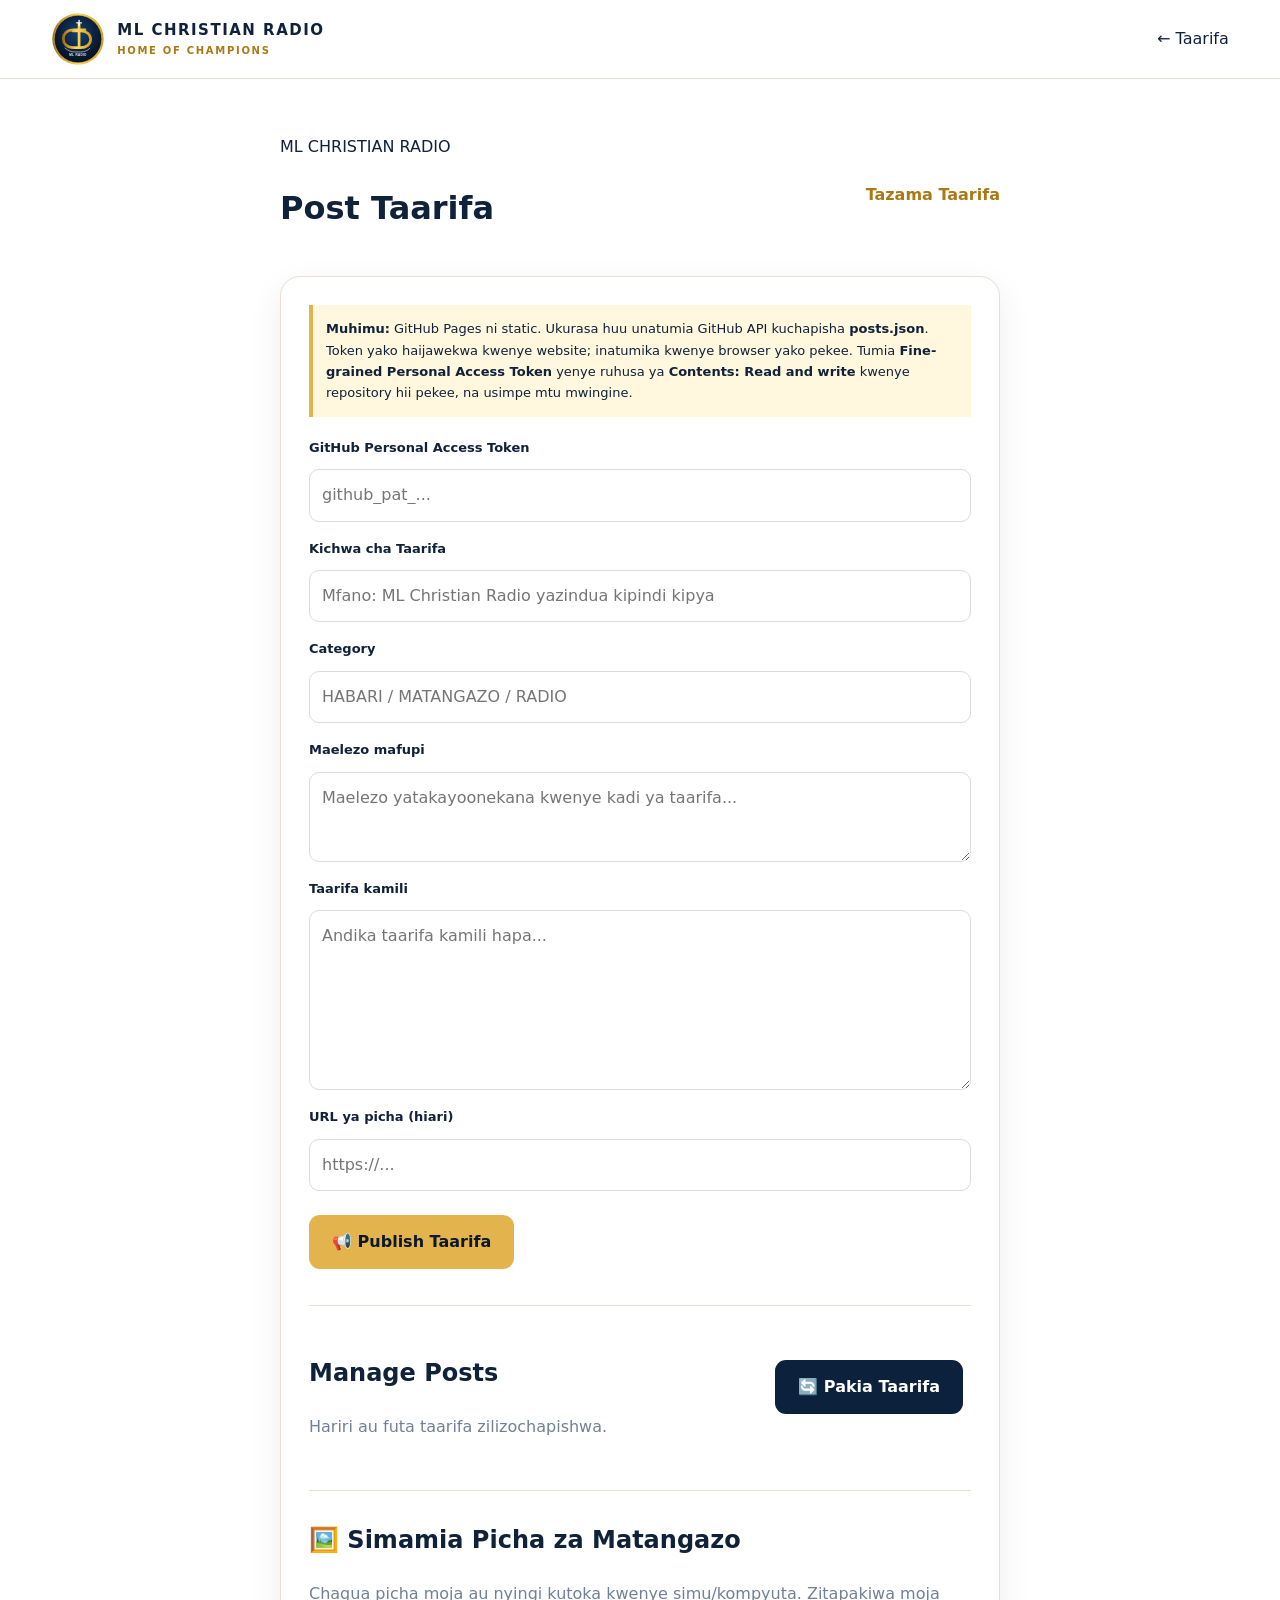
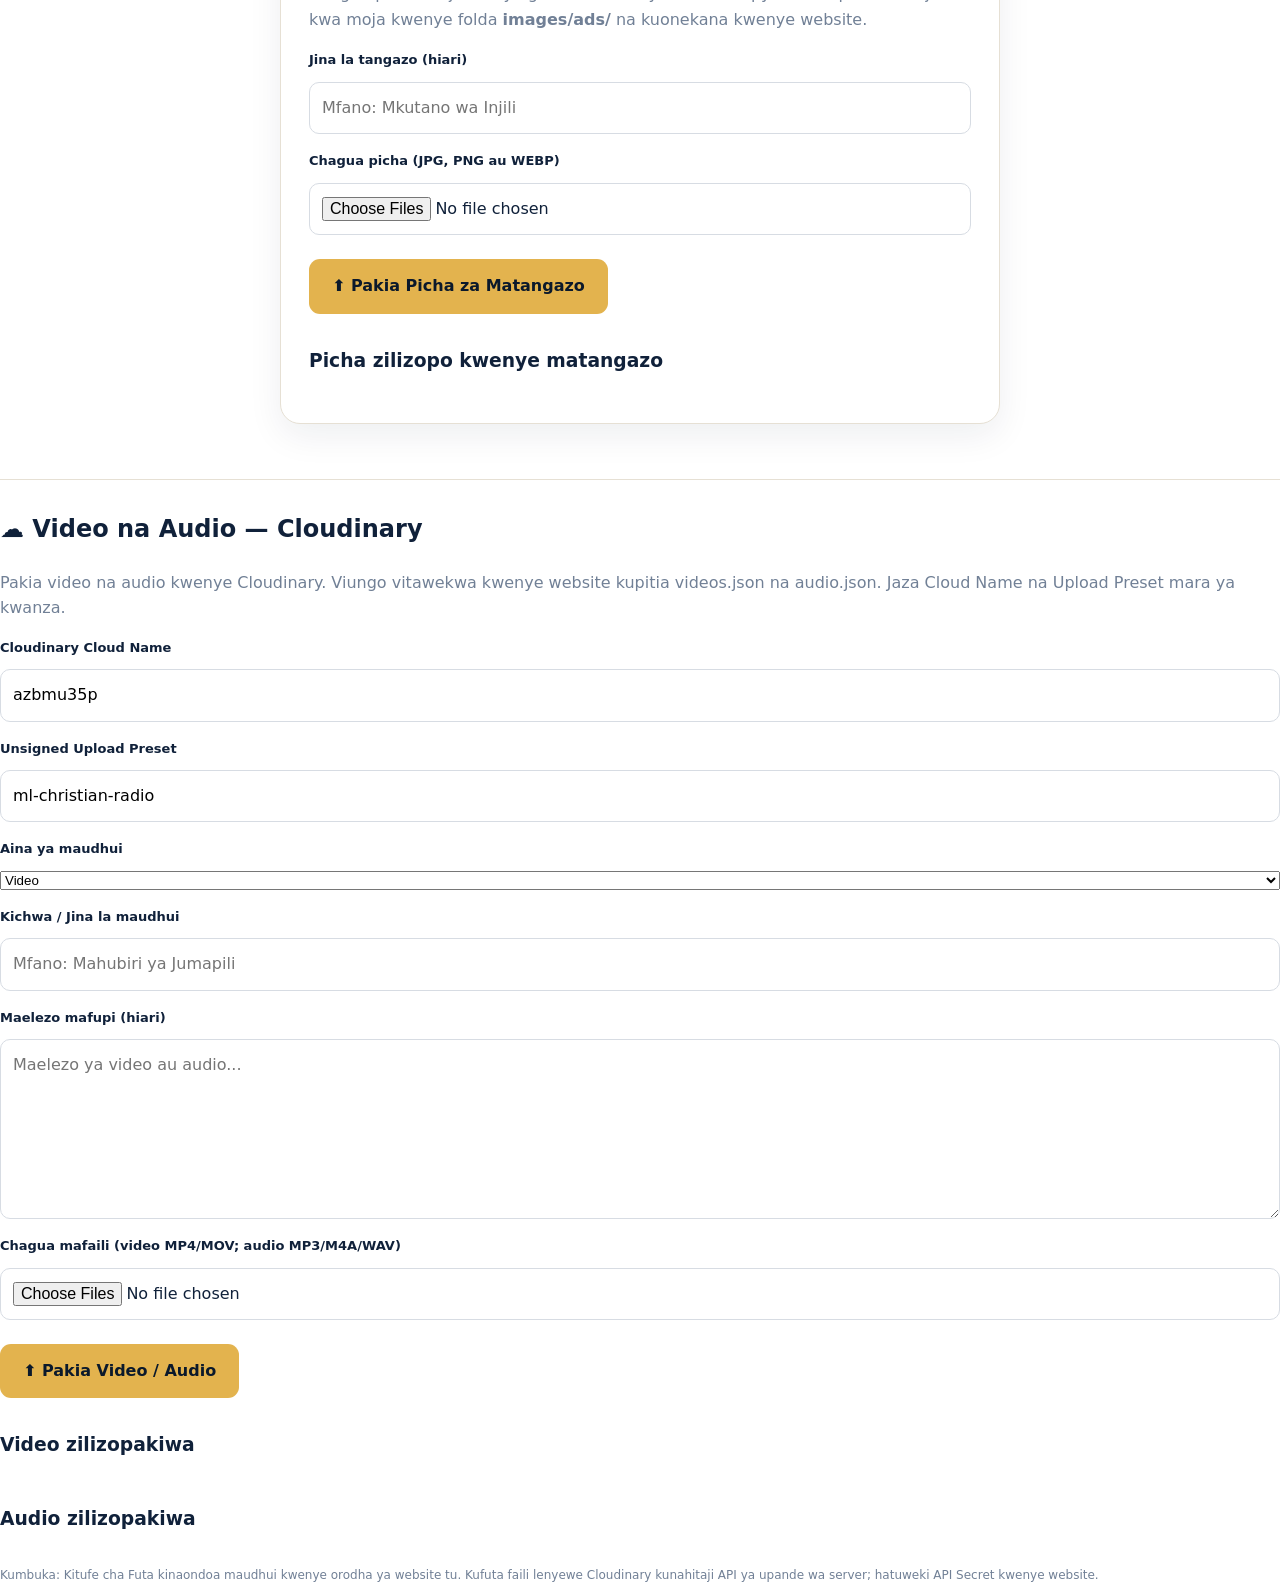
<file: admin.html>
<!DOCTYPE html>
<html lang="sw">
<head>
<meta charset="UTF-8">
<meta name="viewport" content="width=device-width,initial-scale=1">
<title>Post Taarifa | ML Christian Radio</title>
<meta name="robots" content="noindex,nofollow">
<link rel="stylesheet" href="styles.css">
<style>
.admin{max-width:760px;margin:55px auto;padding:0 20px}.box{background:#fff;border:1px solid var(--line);border-radius:20px;padding:28px;box-shadow:0 12px 35px #10213a12}.field{margin:0 0 16px}.field label{display:block;margin-bottom:6px;font-weight:800;font-size:13px}.field input,.field textarea{width:100%;padding:12px;border:1px solid #d7dce3;border-radius:10px;font:inherit}.field textarea{min-height:180px;resize:vertical}.help{background:#fff8df;border-left:4px solid var(--gold);padding:13px;margin-bottom:20px;font-size:13px}.status{margin-top:15px;padding:12px;border-radius:10px;display:none}.status.show{display:block}.success{background:#eaf8ef;color:#176534}.error{background:#fff0f0;color:#8a2222}.top{display:flex;justify-content:space-between;gap:15px;align-items:center;margin-bottom:20px}.top a{font-weight:800;color:#a97916}.tokenBox{display:none}.tokenBox.show{display:block}
</style>
</head>
<body>
<header><div class="wrap nav"><a class="brand" href="index.html"><img src="logo.svg" alt="ML Christian Radio logo"><span><b>ML CHRISTIAN RADIO</b><small>HOME OF CHAMPIONS</small></span></a><a href="news.html">← Taarifa</a></div></header>
<main class="admin">
<div class="top"><div><label>ML CHRISTIAN RADIO</label><h1>Post Taarifa</h1></div><a href="news.html">Tazama Taarifa</a></div>
<div class="box">
<div class="help"><b>Muhimu:</b> GitHub Pages ni static. Ukurasa huu unatumia GitHub API kuchapisha <b>posts.json</b>. Token yako haijawekwa kwenye website; inatumika kwenye browser yako pekee. Tumia <b>Fine-grained Personal Access Token</b> yenye ruhusa ya <b>Contents: Read and write</b> kwenye repository hii pekee, na usimpe mtu mwingine.</div>
<div class="field"><label>GitHub Personal Access Token</label><input id="token" type="password" autocomplete="off" placeholder="github_pat_..."></div>
<div class="field"><label>Kichwa cha Taarifa</label><input id="title" placeholder="Mfano: ML Christian Radio yazindua kipindi kipya"></div>
<div class="field"><label>Category</label><input id="category" placeholder="HABARI / MATANGAZO / RADIO"></div>
<div class="field"><label>Maelezo mafupi</label><textarea id="excerpt" style="min-height:90px" placeholder="Maelezo yatakayoonekana kwenye kadi ya taarifa..."></textarea></div>
<div class="field"><label>Taarifa kamili</label><textarea id="content" placeholder="Andika taarifa kamili hapa..."></textarea></div>
<div class="field"><label>URL ya picha (hiari)</label><input id="image" type="url" placeholder="https://..."></div>
<button id="publish" class="btn gold">📢 Publish Taarifa</button>
<button id="cancelEdit" class="btn" style="display:none;background:#e9eef5;color:#10213a">Ghairi Kuhariri</button>
<div id="status" class="status"></div>
<hr style="border:0;border-top:1px solid #e6e0d4;margin:28px 0">
<div class="top"><div><h2>Manage Posts</h2><p style="color:#718096;margin:0">Hariri au futa taarifa zilizochapishwa.</p></div><button id="loadPosts" class="btn" style="background:#0b213c;color:white">🔄 Pakia Taarifa</button></div>
<div id="postsStatus" class="status"></div>
<div id="postsList" style="display:grid;gap:12px"></div>
<hr style="border:0;border-top:1px solid #e6e0d4;margin:30px 0">
<section aria-labelledby="adUploadTitle">
  <h2 id="adUploadTitle">🖼️ Simamia Picha za Matangazo</h2>
  <p style="color:#718096">Chagua picha moja au nyingi kutoka kwenye simu/kompyuta. Zitapakiwa moja kwa moja kwenye folda <b>images/ads/</b> na kuonekana kwenye website.</p>
  <div class="field"><label>Jina la tangazo (hiari)</label><input id="adCaption" placeholder="Mfano: Mkutano wa Injili"></div>
  <div class="field"><label>Chagua picha (JPG, PNG au WEBP)</label><input id="adFiles" type="file" accept="image/jpeg,image/png,image/webp" multiple></div>
  <button id="uploadAds" class="btn gold" type="button">⬆️ Pakia Picha za Matangazo</button>
  <div id="adStatus" class="status" role="status" aria-live="polite"></div>
  <h3 style="margin-top:24px">Picha zilizopo kwenye matangazo</h3>
  <div id="adList" style="display:grid;gap:10px"></div>
</section>
</div></main>
<script>
const owner="mwakapalilamedia-ops", repo="ML-Christian-Radio--home-of-champions-", path="posts.json", branch="main";
const $=id=>document.getElementById(id);
let editingId=null;
let loadedPosts=[];
function apiHeaders(token){return {Authorization:"Bearer "+token,Accept:"application/vnd.github+json","X-GitHub-Api-Version":"2022-11-28"}}
function decodeContent(content){const bytes=Uint8Array.from(atob(content.replace(/\n/g,"")),c=>c.charCodeAt(0));return JSON.parse(new TextDecoder().decode(bytes))}
function showPostsStatus(msg,ok){const s=$("postsStatus");s.textContent=msg;s.className="status show "+(ok?"success":"error")}
async function getPosts(token){
  const res=await fetch(`https://api.github.com/repos/${owner}/${repo}/contents/${path}?ref=${branch}`,{headers:apiHeaders(token)});
  if(!res.ok){const e=await res.json().catch(()=>({}));throw new Error(e.message||"Imeshindwa kusoma posts.json. Hakikisha token ina Contents: Read and write.");}
  const file=await res.json();return {posts:decodeContent(file.content),sha:file.sha};
}
async function savePosts(token,posts,message){
  const latest=await getPosts(token);
  const encoded=btoa(unescape(encodeURIComponent(JSON.stringify(posts,null,2))));
  const res=await fetch(`https://api.github.com/repos/${owner}/${repo}/contents/${path}`,{method:"PUT",headers:apiHeaders(token),body:JSON.stringify({message,content:encoded,sha:latest.sha,branch})});
  if(!res.ok){const e=await res.json().catch(()=>({}));throw new Error(e.message||"Imeshindwa kuhifadhi taarifa.");}
}
function renderPosts(posts){
  const list=$("postsList");
  if(!posts.length){list.innerHTML="<p>Hakuna taarifa zilizopo.</p>";return;}
  list.innerHTML=posts.map((p,i)=>`<article style="border:1px solid #e6e0d4;border-radius:14px;padding:16px;background:#fff">
    <div style="font-size:11px;color:#a97916;font-weight:900">${escapeHtml(p.category||"TAARIFA")} · ${escapeHtml(p.date||"")}</div>
    <h3 style="margin:5px 0">${escapeHtml(p.title||"Bila kichwa")}</h3>
    <p style="margin:0 0 12px;color:#718096;font-size:13px">${escapeHtml(p.excerpt||"")}</p>
    <div style="display:flex;gap:8px;flex-wrap:wrap">
      <button type="button" class="btn editPost" data-index="${i}" style="background:#e9eef5;color:#10213a;margin:0">✏️ Hariri</button>
      <button type="button" class="btn deletePost" data-index="${i}" style="background:#ffe9e9;color:#8a2222;margin:0">🗑️ Futa</button>
    </div>
  </article>`).join("");
  list.querySelectorAll(".editPost").forEach(b=>b.addEventListener("click",()=>startEdit(Number(b.dataset.index))));
  list.querySelectorAll(".deletePost").forEach(b=>b.addEventListener("click",()=>deletePost(Number(b.dataset.index))));
}
function escapeHtml(v){return String(v??"").replace(/[&<>"']/g,s=>({"&":"&amp;","<":"&lt;",">":"&gt;",'"':"&quot;","'":"&#039;"}[s]));}
async function loadPosts(){
  const token=$("token").value.trim();
  if(!token){showPostsStatus("Weka GitHub Token kwanza, kisha bonyeza Pakia Taarifa.",false);return;}
  $("loadPosts").disabled=true;$("loadPosts").textContent="Inapakia...";
  try{const data=await getPosts(token);loadedPosts=data.posts;renderPosts(loadedPosts);showPostsStatus("Taarifa zimepakiwa. Unaweza kuhariri au kufuta unayotaka.",true);}
  catch(e){showPostsStatus(e.message,false);}
  $("loadPosts").disabled=false;$("loadPosts").textContent="🔄 Pakia Taarifa";
}
function startEdit(i){
  const p=loadedPosts[i];if(!p)return;
  editingId=p.id;
  $("title").value=p.title||"";$("category").value=p.category||"";$("excerpt").value=p.excerpt||"";$("content").value=p.content||"";$("image").value=p.image||"";
  $("publish").textContent="💾 Hifadhi Mabadiliko";$("cancelEdit").style.display="inline-block";
  $("title").focus();status("Unahariri: "+(p.title||"Taarifa"),true);window.scrollTo({top:0,behavior:"smooth"});
}
function cancelEditing(){
  editingId=null;$("title").value="";$("category").value="";$("excerpt").value="";$("content").value="";$("image").value="";
  $("publish").textContent="📢 Publish Taarifa";$("cancelEdit").style.display="none";
}
$("cancelEdit").addEventListener("click",cancelEditing);
$("loadPosts").addEventListener("click",loadPosts);
async function deletePost(i){
  const p=loadedPosts[i];if(!p)return;
  if(!confirm('Una uhakika unataka kufuta taarifa hii?\n\n'+(p.title||"Taarifa")+'\n\nHatua hii haiwezi kurudishwa.'))return;
  const token=$("token").value.trim();if(!token){showPostsStatus("Weka GitHub Token kwanza.",false);return;}
  try{
    showPostsStatus("Inafuta taarifa...",true);
    const data=await getPosts(token);
    const remaining=data.posts.filter(item=>String(item.id)!==String(p.id));
    if(remaining.length===data.posts.length)throw new Error("Taarifa hii haikupatikana tena. Pakia taarifa upya.");
    await savePosts(token,remaining,"Delete taarifa: "+(p.title||p.id));
    loadedPosts=remaining;renderPosts(loadedPosts);showPostsStatus("✓ Taarifa imefutwa. Itatoweka kwenye website baada ya kusasishwa.",true);
    if(String(editingId)===String(p.id))cancelEditing();
  }catch(e){showPostsStatus(e.message,false);}
}
function status(msg,ok){const s=$("status");s.textContent=msg;s.className="status show "+(ok?"success":"error")}
$("publish").addEventListener("click",async()=>{
  const token=$("token").value.trim(), title=$("title").value.trim(), excerpt=$("excerpt").value.trim(), content=$("content").value.trim(), category=$("category").value.trim()||"TAARIFA", image=$("image").value.trim();
  if(!token||!title||!excerpt||!content){status("Jaza Token, Kichwa, Maelezo mafupi na Taarifa kamili.",false);return}
  const btn=$("publish");btn.disabled=true;btn.textContent=editingId?"Inahifadhi...":"Inachapisha...";status("Inaunganisha na GitHub...",true);
  try{
    const data=await getPosts(token);
    if(editingId!==null){
      const i=data.posts.findIndex(p=>String(p.id)===String(editingId));
      if(i<0)throw new Error("Taarifa ya kuhariri haipo tena. Pakia taarifa upya.");
      data.posts[i]={...data.posts[i],title,category,excerpt,content,image};
      await savePosts(token,data.posts,"Edit taarifa: "+title);
      status("✓ Mabadiliko yamehifadhiwa.",true);cancelEditing();await loadPosts();
    }else{
      data.posts.unshift({id:Date.now().toString(),title,date:new Date().toISOString().slice(0,10),category,excerpt,content,image});
      await savePosts(token,data.posts,"Publish taarifa: "+title);
      status("✓ Imechapishwa! Taarifa mpya imeongezwa.",true);
      $("title").value="";$("category").value="";$("excerpt").value="";$("content").value="";$("image").value="";
      await loadPosts();
    }
  }catch(e){status(e.message,false)}
  btn.disabled=false;btn.textContent=editingId?"💾 Hifadhi Mabadiliko":"📢 Publish Taarifa";
});

async function readAds(token){
  const res=await fetch(`https://api.github.com/repos/${owner}/${repo}/contents/ads.json?ref=${branch}`,{headers:apiHeaders(token)});
  if(res.status===404)return {ads:[],sha:null};
  if(!res.ok){const e=await res.json().catch(()=>({}));throw new Error(e.message||"Imeshindwa kusoma ads.json.");}
  const file=await res.json();return {ads:decodeContent(file.content),sha:file.sha};
}
async function saveAds(token,ads,sha){
  const encoded=btoa(unescape(encodeURIComponent(JSON.stringify(ads,null,2))));
  const body={message:"Update image advertisements",content:encoded,branch};
  if(sha)body.sha=sha;
  const res=await fetch(`https://api.github.com/repos/${owner}/${repo}/contents/ads.json`,{method:"PUT",headers:apiHeaders(token),body:JSON.stringify(body)});
  if(!res.ok){const e=await res.json().catch(()=>({}));throw new Error(e.message||"Picha imepakiwa lakini orodha ya matangazo haijahifadhiwa.");}
}
function showAdStatus(message,ok){
  const el=$("adStatus");el.textContent=message;el.className="status show "+(ok?"success":"error");
}
async function loadAds(){
  const token=$("token").value.trim();if(!token)return;
  try{
    const {ads}=await readAds(token),list=$("adList");list.innerHTML="";
    if(!ads.length){list.textContent="Bado hakuna picha za matangazo.";return;}
    ads.forEach(ad=>{
      const row=document.createElement("div");row.style.cssText="display:flex;align-items:center;gap:12px;border:1px solid #e6e0d4;border-radius:12px;padding:10px;background:#fff";
      const img=document.createElement("img");img.src=ad.image;img.alt=ad.title||"Tangazo";img.style.cssText="width:82px;height:65px;object-fit:cover;border-radius:8px";
      const info=document.createElement("div");info.style.cssText="min-width:0;overflow-wrap:anywhere";
      const title=document.createElement("b");title.textContent=ad.title||"Tangazo";
      const path=document.createElement("small");path.style.cssText="display:block;color:#718096";path.textContent=ad.image;
      info.append(title,path);row.append(img,info);list.append(row);
    });
  }catch(e){$("adList").textContent=e.message;}
}
function fileAsBase64(file){
  return new Promise((resolve,reject)=>{
    const reader=new FileReader();
    reader.onload=()=>resolve(String(reader.result).split(",")[1]);
    reader.onerror=()=>reject(new Error("Imeshindwa kusoma picha: "+file.name));
    reader.readAsDataURL(file);
  });
}
$("uploadAds").addEventListener("click",async()=>{
  const token=$("token").value.trim(),files=[...($("adFiles").files||[])],caption=$("adCaption").value.trim();
  if(!token){showAdStatus("Weka GitHub Personal Access Token hapo juu kwanza.",false);return;}
  if(!files.length){showAdStatus("Chagua angalau picha moja kwanza.",false);return;}
  if(files.some(f=>!/^image\/(jpeg|png|webp)$/.test(f.type))){showAdStatus("Tumia picha za JPG, PNG au WEBP pekee.",false);return;}
  if(files.some(f=>f.size>10*1024*1024)){showAdStatus("Kila picha iwe chini ya MB 10.",false);return;}
  const button=$("uploadAds");button.disabled=true;
  try{
    let completed=0;
    for(const file of files){
      showAdStatus("Inapakia "+file.name+" ("+(completed+1)+"/"+files.length+")...",true);
      const safeName=file.name.normalize("NFKD").replace(/[^a-zA-Z0-9._-]+/g,"-").replace(/^-+|-+$/g,"")||"tangazo";
      const path="images/ads/"+Date.now()+"-"+safeName;
      const content=await fileAsBase64(file);
      const upload=await fetch(`https://api.github.com/repos/${owner}/${repo}/contents/${path.split("/").map(encodeURIComponent).join("/")}`,{
        method:"PUT",headers:apiHeaders(token),
        body:JSON.stringify({message:"Upload image advertisement: "+safeName,content,branch})
      });
      if(!upload.ok){const e=await upload.json().catch(()=>({}));throw new Error(e.message||"Imeshindwa kupakia "+file.name);}
      const adsData=await readAds(token);
      const title=caption||(file.name.replace(/\.[^.]+$/,"").replace(/[-_]+/g," "));
      adsData.ads.unshift({id:Date.now().toString(),image:path,title});
      await saveAds(token,adsData.ads,adsData.sha);
      completed++;
    }
    $("adFiles").value="";$("adCaption").value="";
    showAdStatus("✓ Picha "+completed+" zimepakiwa na kuongezwa kwenye matangazo ya website. Subiri kidogo kisha fungua website upya.",true);
    await loadAds();
  }catch(e){showAdStatus(e.message,false);await loadAds();}
  button.disabled=false;
});
$("token").addEventListener("change",loadAds);

</script>

<hr style="border:0;border-top:1px solid #e6e0d4;margin:30px 0">
<section id="cloudMediaManager">
  <h2>☁️ Video na Audio — Cloudinary</h2>
  <p style="color:#718096;line-height:1.6">Pakia video na audio kwenye Cloudinary. Viungo vitawekwa kwenye website kupitia videos.json na audio.json. Jaza Cloud Name na Upload Preset mara ya kwanza.</p>
  <div class="field"><label>Cloudinary Cloud Name</label><input id="cloudName" placeholder="Mfano: dxxxxxxxxx" value="azbmu35p"></div>
  <div class="field"><label>Unsigned Upload Preset</label><input id="cloudPreset" placeholder="Mfano: mlradio_upload" value="ml-christian-radio"></div>
  <div class="field"><label>Aina ya maudhui</label><select id="mediaKind"><option value="video">Video</option><option value="audio">Audio</option></select></div>
  <div class="field"><label>Kichwa / Jina la maudhui</label><input id="mediaTitle" placeholder="Mfano: Mahubiri ya Jumapili"></div>
  <div class="field"><label>Maelezo mafupi (hiari)</label><textarea id="mediaDescription" rows="2" placeholder="Maelezo ya video au audio..."></textarea></div>
  <div class="field"><label>Chagua mafaili (video MP4/MOV; audio MP3/M4A/WAV)</label><input id="mediaFiles" type="file" accept="video/mp4,video/quicktime,audio/mpeg,audio/mp4,audio/wav,audio/x-wav,audio/aac" multiple></div>
  <button id="uploadMedia" type="button" class="btn gold">⬆️ Pakia Video / Audio</button>
  <div id="mediaStatus" class="status" role="status" aria-live="polite"></div>
  <h3 style="margin-top:24px">Video zilizopakiwa</h3><div id="videoAdminList" style="display:grid;gap:10px"></div>
  <h3 style="margin-top:24px">Audio zilizopakiwa</h3><div id="audioAdminList" style="display:grid;gap:10px"></div>
  <p style="font-size:12px;color:#718096;line-height:1.5">Kumbuka: Kitufe cha Futa kinaondoa maudhui kwenye orodha ya website tu. Kufuta faili lenyewe Cloudinary kunahitaji API ya upande wa server; hatuweki API Secret kwenye website.</p>
</section>
<script>
(function(){
 const cloudNameEl=document.getElementById("cloudName"),presetEl=document.getElementById("cloudPreset");
 const kindEl=document.getElementById("mediaKind"),filesEl=document.getElementById("mediaFiles");
 const titleEl=document.getElementById("mediaTitle"),descEl=document.getElementById("mediaDescription");
 const btn=document.getElementById("uploadMedia"),statusEl=document.getElementById("mediaStatus");
 try{cloudNameEl.value=localStorage.getItem("mlcr-cloud-name")||"azbmu35p";presetEl.value=localStorage.getItem("mlcr-cloud-preset")||"ml-christian-radio";}catch(e){}
 function msg(t,ok){statusEl.textContent=t;statusEl.className="status show "+(ok?"success":"error");}
 function decode(b){const bytes=Uint8Array.from(atob(b.replace(/\n/g,"")),c=>c.charCodeAt(0));return JSON.parse(new TextDecoder().decode(bytes));}
 function headers(){return {Authorization:"Bearer "+document.getElementById("token").value.trim(),Accept:"application/vnd.github+json","X-GitHub-Api-Version":"2022-11-28"};}
 async function readList(kind){
   const path=kind==="video"?"videos.json":"audio.json";
   const r=await fetch("https://api.github.com/repos/mwakapalilamedia-ops/ML-Christian-Radio--home-of-champions-/contents/"+path+"?ref=main",{headers:headers()});
   if(r.status===404)return {items:[],sha:null,path};
   if(!r.ok)throw new Error("Imeshindwa kusoma "+path+". Hakikisha GitHub Token ina ruhusa Contents: Read and write.");
   const f=await r.json();return {items:decode(f.content),sha:f.sha,path};
 }
 async function saveList(data,items,kind){
   const content=btoa(unescape(encodeURIComponent(JSON.stringify(items,null,2))));
   const body={message:"Update "+kind+" media library",content,branch:"main"};if(data.sha)body.sha=data.sha;
   const r=await fetch("https://api.github.com/repos/mwakapalilamedia-ops/ML-Christian-Radio--home-of-champions-/contents/"+data.path,{method:"PUT",headers:headers(),body:JSON.stringify(body)});
   if(!r.ok){const e=await r.json().catch(()=>({}));throw new Error(e.message||"Imeshindwa kuhifadhi orodha ya "+kind+".");}
 }
 async function refreshLists(){
   const token=document.getElementById("token").value.trim();if(!token)return;
   for(const kind of ["video","audio"]){
     const data=await readList(kind),box=document.getElementById(kind==="video"?"videoAdminList":"audioAdminList");box.innerHTML="";
     if(!data.items.length){box.textContent="Bado hakuna "+(kind==="video"?"video":"audio")+".";
       continue;}
     data.items.forEach(item=>{
       const row=document.createElement("div");row.style.cssText="display:flex;justify-content:space-between;align-items:center;gap:10px;border:1px solid #e6e0d4;border-radius:12px;padding:12px;background:#fff";
       const info=document.createElement("div");info.style.cssText="min-width:0;overflow-wrap:anywhere";
       const name=document.createElement("b");name.textContent=item.title||item.filename||kind;
       const url=document.createElement("small");url.style.cssText="display:block;color:#718096";url.textContent=item.format?("."+item.format):item.url;
       info.append(name,url);
       const del=document.createElement("button");del.type="button";del.className="btn";del.textContent="Ondoa";del.style.cssText="background:#ffe9e9;color:#8a2222;margin:0";
       del.addEventListener("click",()=>removeItem(kind,item.id));row.append(info,del);box.append(row);
     });
   }
 }
 async function removeItem(kind,id){
   if(!confirm("Ondoa maudhui haya kwenye website? Faili lenyewe litabaki Cloudinary."))return;
   try{const data=await readList(kind);const items=data.items.filter(x=>String(x.id)!==String(id));await saveList(data,items,kind);msg("Maudhui yameondolewa kwenye website.",true);await refreshLists();}
   catch(e){msg(e.message,false);}
 }
 btn.addEventListener("click",async()=>{
   const token=document.getElementById("token").value.trim(),cloud=cloudNameEl.value.trim(),preset=presetEl.value.trim(),files=[...(filesEl.files||[])],kind=kindEl.value;
   if(!token){msg("Weka GitHub Token hapo juu kwanza.",false);return;}
   if(!cloud||!preset){msg("Jaza Cloudinary Cloud Name na Unsigned Upload Preset.",false);return;}
   if(!files.length){msg("Chagua angalau faili moja.",false);return;}
   if(kind==="video"&&files.some(f=>!/^video\/(mp4|quicktime)$/.test(f.type))){msg("Kwa sasa chagua video za MP4 au MOV pekee.",false);return;}
   if(kind==="audio"&&files.some(f=>!/^audio\/(mpeg|mp4|wav|x-wav|aac)$/.test(f.type))){msg("Chagua audio za MP3, M4A, WAV au AAC.",false);return;}
   try{localStorage.setItem("mlcr-cloud-name",cloud);localStorage.setItem("mlcr-cloud-preset",preset);}catch(e){}
   btn.disabled=true;let done=0;
   try{
     for(const file of files){
       msg("Inapakia "+file.name+" ("+(done+1)+"/"+files.length+")...",true);
       const form=new FormData();form.append("file",file);form.append("upload_preset",preset);form.append("folder","ml-christian-radio/"+kind);
       const up=await fetch("https://api.cloudinary.com/v1_1/"+encodeURIComponent(cloud)+"/video/upload",{method:"POST",body:form});
       const result=await up.json();if(!up.ok)throw new Error(result.error?.message||"Cloudinary imeshindwa kupakia "+file.name);
       const data=await readList(kind);
       const label=titleEl.value.trim()||(file.name.replace(/\.[^.]+$/,"").replace(/[-_]+/g," "));
       data.items.unshift({id:result.public_id,title:label,description:descEl.value.trim(),url:result.secure_url,public_id:result.public_id,resource_type:result.resource_type,format:result.format,duration:result.duration||null,bytes:result.bytes,created_at:new Date().toISOString()});
       await saveList(data,data.items,kind);done++;
     }
     filesEl.value="";titleEl.value="";descEl.value="";
     msg("✓ "+done+" "+(kind==="video"?"video":"audio")+" zimepakiwa na kuwekwa kwenye website. Fungua ukurasa wa Video & Audio kuona.",true);
     await refreshLists();
   }catch(e){msg(e.message,false);try{await refreshLists()}catch(_){}}
   btn.disabled=false;
 });
 document.getElementById("token").addEventListener("change",()=>refreshLists().catch(e=>msg(e.message,false)));
 refreshLists().catch(()=>{});
})();
</script>

</body>
</html>
</file>
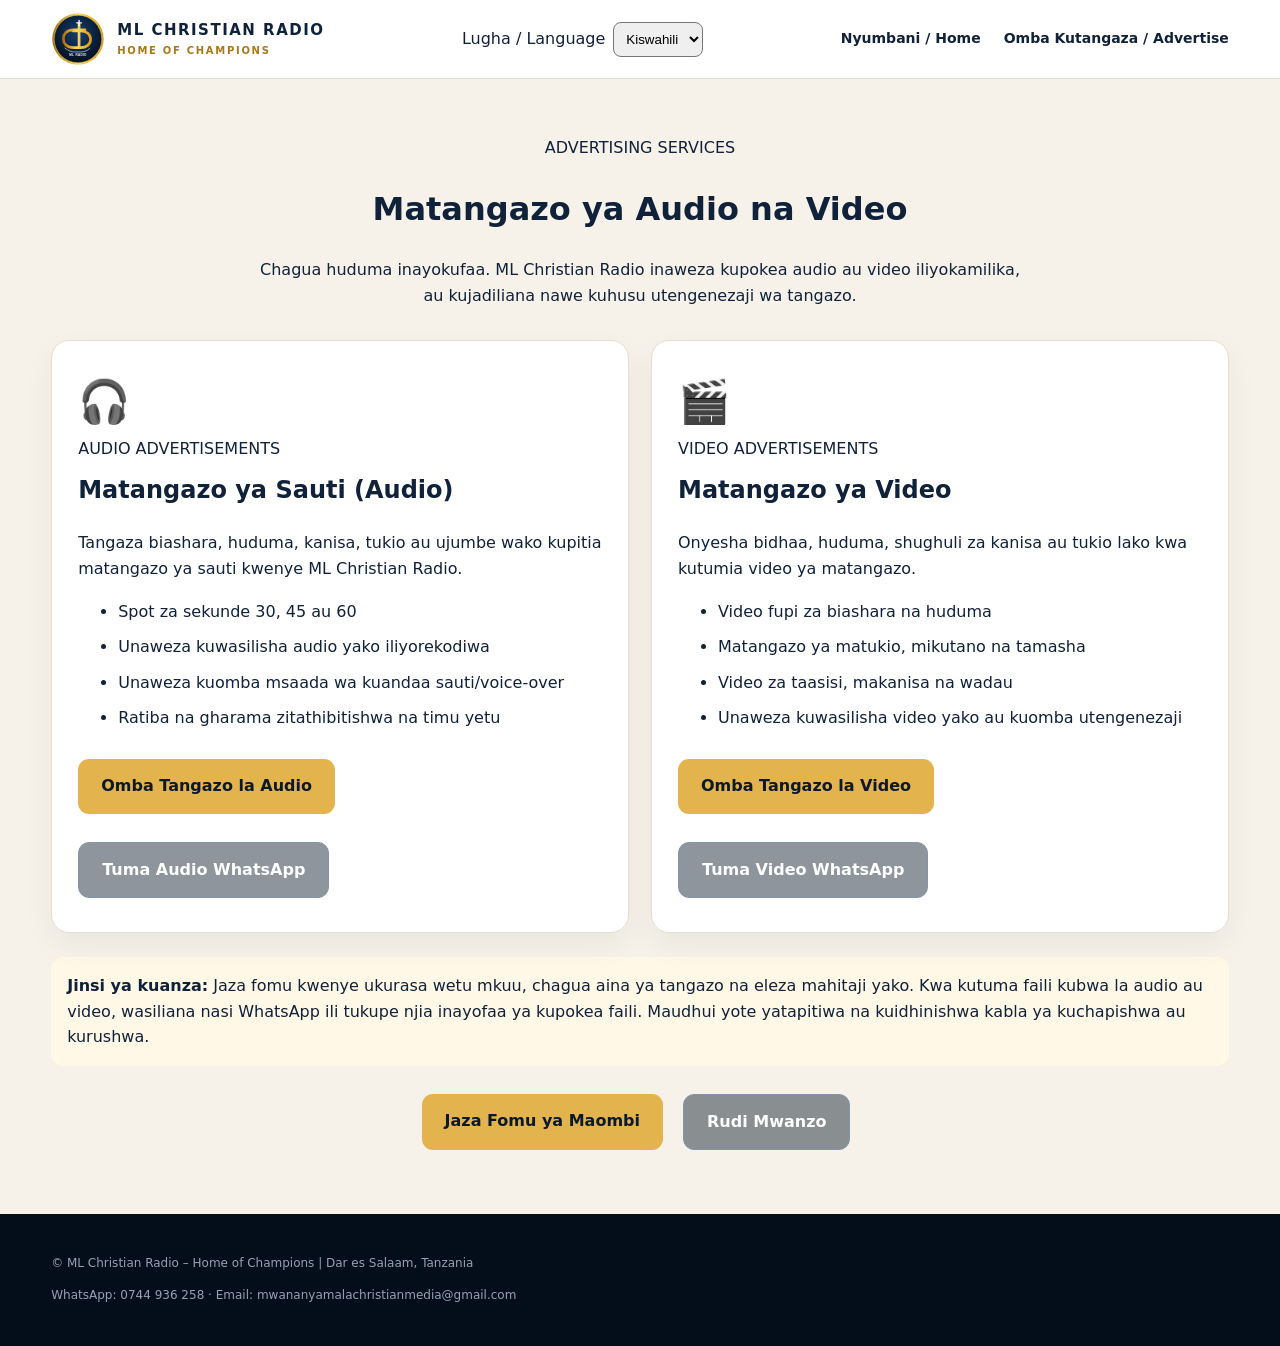
<file: advertising.html>
<!DOCTYPE html>
<html lang="sw">
<head>
<meta charset="UTF-8"><meta name="viewport" content="width=device-width,initial-scale=1">
<title>Matangazo ya Audio na Video | ML Christian Radio</title>
<meta name="description" content="Tangaza biashara, huduma, kanisa au tukio lako kupitia matangazo ya audio na video ya ML Christian Radio.">
<link rel="stylesheet" href="styles.css">
<style>
.mediaAds{padding:56px 0;background:#f6f2e9;min-height:70vh}.mediaIntro{text-align:center;max-width:760px;margin:0 auto 30px}.mediaGrid{display:grid;grid-template-columns:repeat(2,minmax(0,1fr));gap:22px}.mediaCard{background:white;border-radius:18px;padding:26px;border:1px solid #e5dfd2;box-shadow:0 12px 32px #0815250d}.mediaCard h2{margin-top:8px}.mediaIcon{font-size:42px}.mediaCard li{margin:9px 0}.mediaActions{display:flex;gap:12px;flex-wrap:wrap;margin-top:20px}.mediaNote{background:#fff8e6;padding:16px;border-radius:12px;margin-top:24px;line-height:1.6}.mediaLang{display:flex;justify-content:flex-end;gap:8px;align-items:center;padding:12px}.mediaLang select{padding:8px;border-radius:8px}@media(max-width:700px){.mediaGrid{grid-template-columns:1fr}}
</style>
</head>
<body>
<header><div class="wrap nav"><a class="brand" href="index.html"><img src="logo.svg" alt="ML Christian Radio logo"><span><b>ML CHRISTIAN RADIO</b><small>HOME OF CHAMPIONS</small></span></a><div class="mediaLang"><label for="mediaLanguage">Lugha / Language</label><select id="mediaLanguage"><option value="sw">Kiswahili</option><option value="en">English</option></select></div><nav><a href="index.html">Nyumbani / Home</a><a href="index.html#omba-tangazo">Omba Kutangaza / Advertise</a></nav></div></header>
<main class="mediaAds"><div class="wrap">
<div class="mediaIntro"><label>ADVERTISING SERVICES</label><h1>Matangazo ya Audio na Video</h1><p>Chagua huduma inayokufaa. ML Christian Radio inaweza kupokea audio au video iliyokamilika, au kujadiliana nawe kuhusu utengenezaji wa tangazo.</p></div>
<div class="mediaGrid">
<section class="mediaCard"><div class="mediaIcon" aria-hidden="true">🎧</div><label>AUDIO ADVERTISEMENTS</label><h2>Matangazo ya Sauti (Audio)</h2><p>Tangaza biashara, huduma, kanisa, tukio au ujumbe wako kupitia matangazo ya sauti kwenye ML Christian Radio.</p><ul><li>Spot za sekunde 30, 45 au 60</li><li>Unaweza kuwasilisha audio yako iliyorekodiwa</li><li>Unaweza kuomba msaada wa kuandaa sauti/voice-over</li><li>Ratiba na gharama zitathibitishwa na timu yetu</li></ul><div class="mediaActions"><a class="btn gold" href="index.html#omba-tangazo">Omba Tangazo la Audio</a><a class="btn outline" href="https://wa.me/255744936258?text=Habari%20ML%20Christian%20Radio%2C%20nahitaji%20kutangaza%20kwa%20audio.">Tuma Audio WhatsApp</a></div></section>
<section class="mediaCard"><div class="mediaIcon" aria-hidden="true">🎬</div><label>VIDEO ADVERTISEMENTS</label><h2>Matangazo ya Video</h2><p>Onyesha bidhaa, huduma, shughuli za kanisa au tukio lako kwa kutumia video ya matangazo.</p><ul><li>Video fupi za biashara na huduma</li><li>Matangazo ya matukio, mikutano na tamasha</li><li>Video za taasisi, makanisa na wadau</li><li>Unaweza kuwasilisha video yako au kuomba utengenezaji</li></ul><div class="mediaActions"><a class="btn gold" href="index.html#omba-tangazo">Omba Tangazo la Video</a><a class="btn outline" href="https://wa.me/255744936258?text=Habari%20ML%20Christian%20Radio%2C%20nahitaji%20kutangaza%20kwa%20video.">Tuma Video WhatsApp</a></div></section>
</div>
<div class="mediaNote"><b>Jinsi ya kuanza:</b> Jaza fomu kwenye ukurasa wetu mkuu, chagua aina ya tangazo na eleza mahitaji yako. Kwa kutuma faili kubwa la audio au video, wasiliana nasi WhatsApp ili tukupe njia inayofaa ya kupokea faili. Maudhui yote yatapitiwa na kuidhinishwa kabla ya kuchapishwa au kurushwa.</div>
<div class="mediaActions" style="justify-content:center"><a class="btn gold" href="index.html#omba-tangazo">Jaza Fomu ya Maombi</a><a class="btn outline" href="index.html">Rudi Mwanzo</a></div>
</div></main>
<footer><div class="wrap"><p>© ML Christian Radio – Home of Champions | Dar es Salaam, Tanzania</p><p>WhatsApp: <a href="https://wa.me/255744936258">0744 936 258</a> · Email: <a href="mailto:mwananyamalachristianmedia@gmail.com">mwananyamalachristianmedia@gmail.com</a></p></div></footer>
<script>
(function(){const s=document.getElementById('mediaLanguage');const texts={sw:{title:'Matangazo ya Audio na Video',intro:'Chagua huduma inayokufaa. ML Christian Radio inaweza kupokea audio au video iliyokamilika, au kujadiliana nawe kuhusu utengenezaji wa tangazo.'},en:{title:'Audio and Video Advertising',intro:'Choose the service that suits you. ML Christian Radio can receive your completed audio or video advert, or discuss production with you.'}};function set(l){document.documentElement.lang=l;document.querySelector('.mediaIntro h1').textContent=texts[l].title;document.querySelector('.mediaIntro p').textContent=texts[l].intro;document.querySelector('.mediaLang label').textContent=l==='en'?'Language':'Lugha / Language';s.value=l;try{localStorage.setItem('mlcr-language',l)}catch(e){}}let v='sw';try{v=localStorage.getItem('mlcr-language')||'sw'}catch(e){}set(v);s.addEventListener('change',()=>set(s.value));})();
</script>
</body></html>
</file>
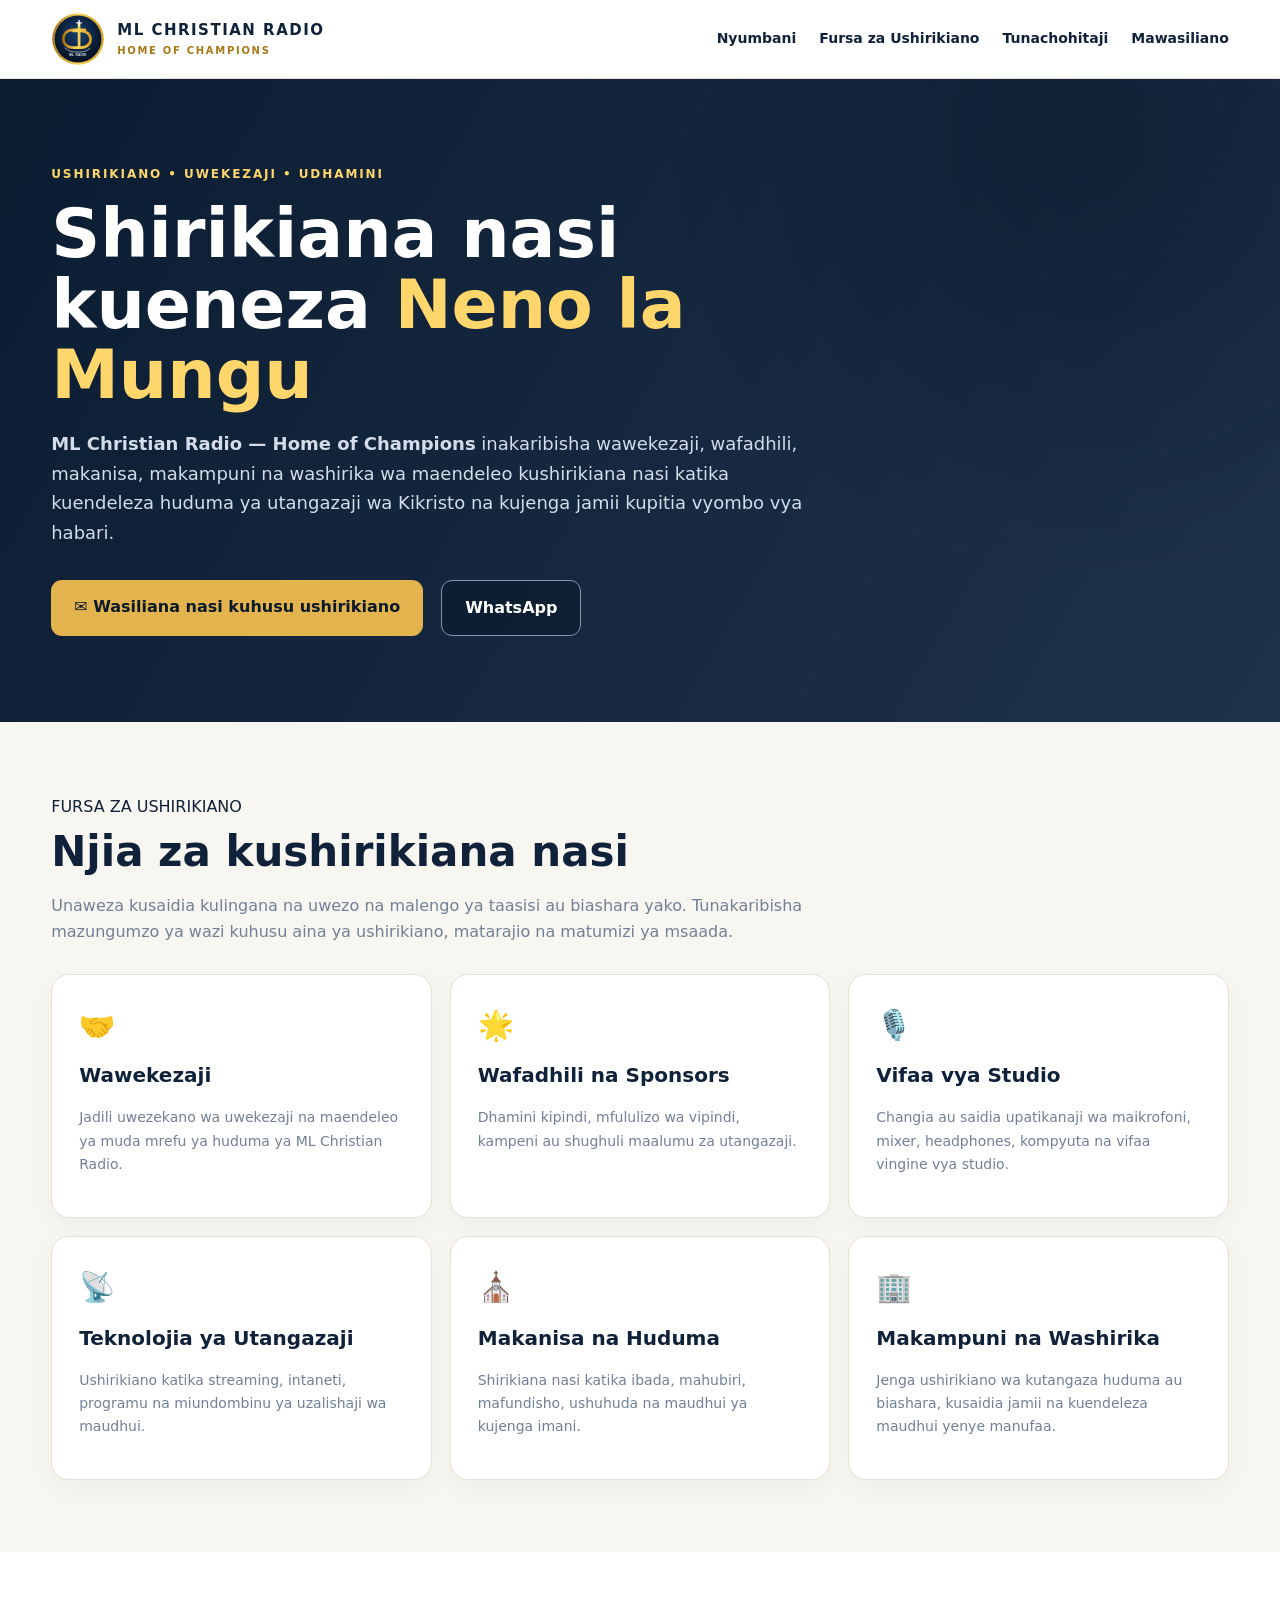
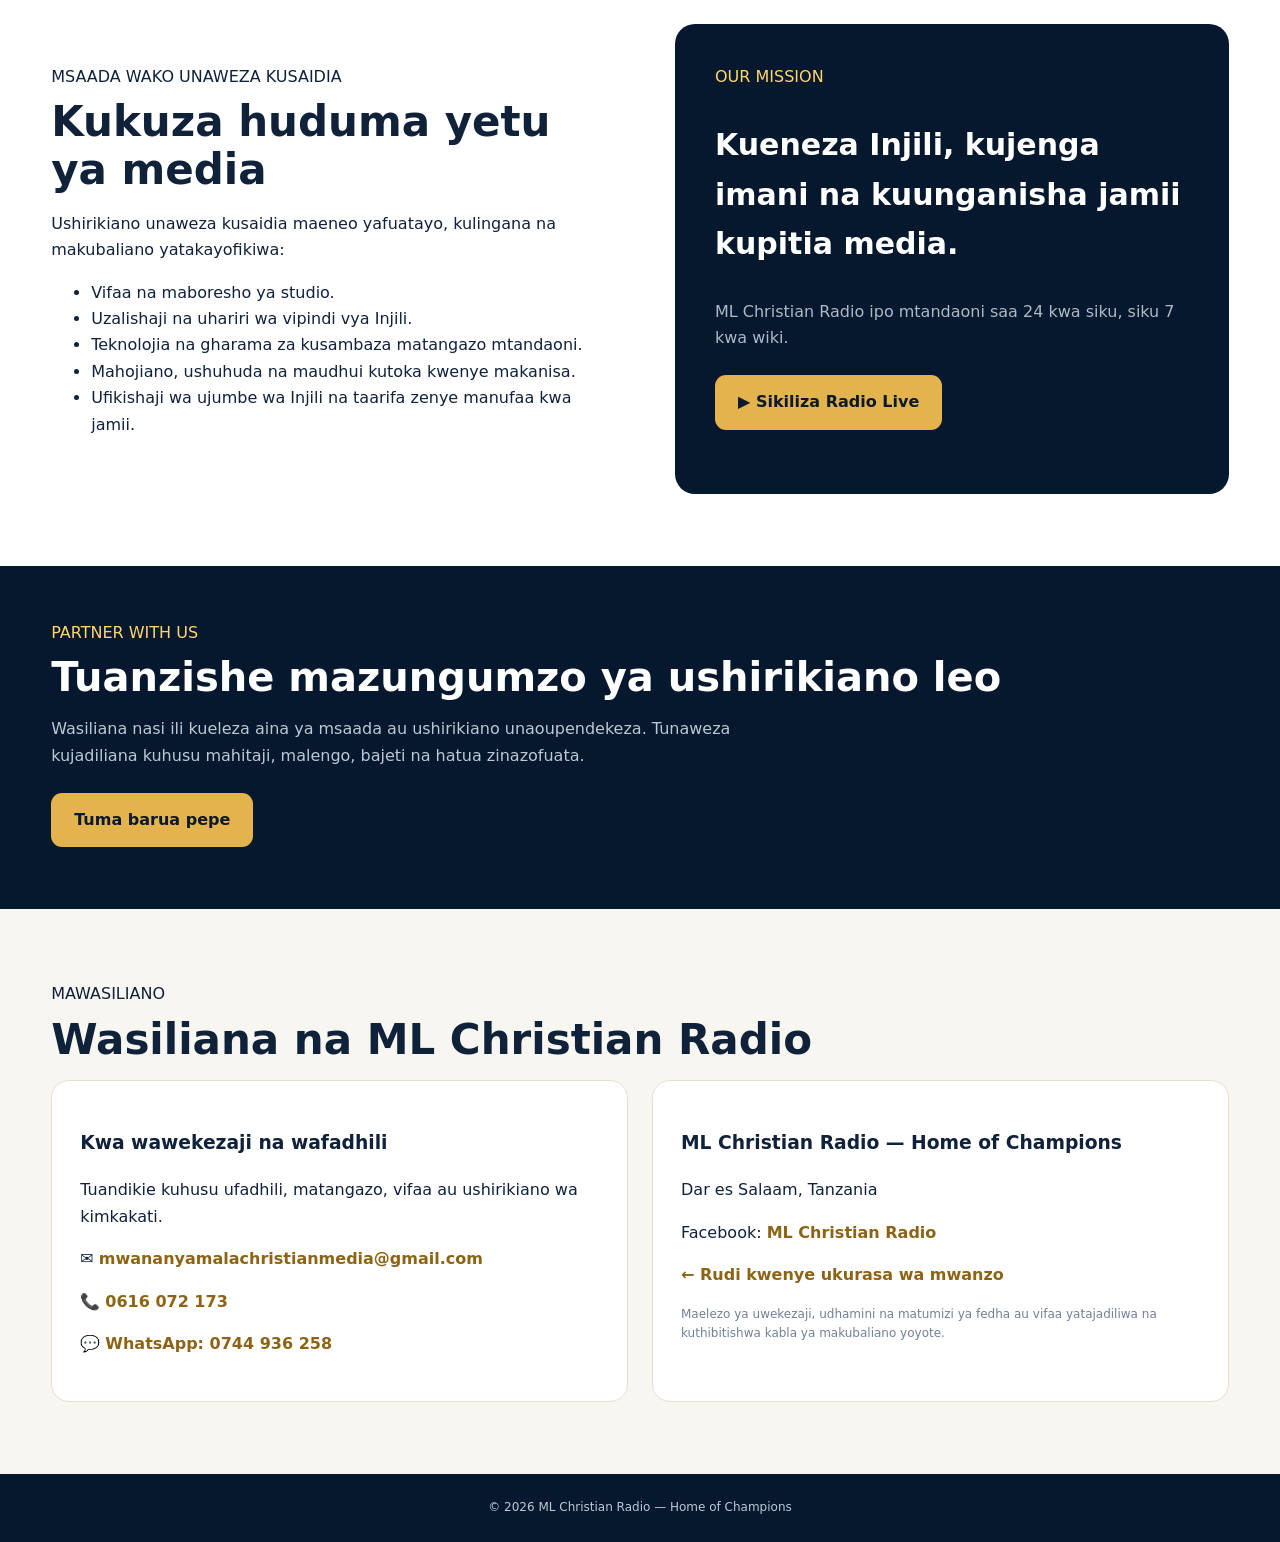
<file: investors.html>
<!DOCTYPE html>
<html lang="sw">
<head>
<meta charset="UTF-8">
<meta name="viewport" content="width=device-width, initial-scale=1">
<title>Wawekezaji na Wafadhili | ML Christian Radio – Home of Champions</title>
<meta name="description" content="Shirikiana na ML Christian Radio – Home of Champions. Tunakaribisha wawekezaji, wafadhili, makanisa, makampuni na washirika wa maendeleo kusaidia kueneza Neno la Mungu kupitia media.">
<meta name="robots" content="index, follow">
<link rel="canonical" href="https://mwakapalilamedia-ops.github.io/ML-Christian-Radio--home-of-champions-/investors.html">
<meta name="theme-color" content="#081525">
<meta property="og:type" content="website">
<meta property="og:title" content="Partner With ML Christian Radio">
<meta property="og:description" content="Invest, sponsor, donate equipment or partner with ML Christian Radio to help spread the Gospel and build communities through media.">
<meta property="og:url" content="https://mwakapalilamedia-ops.github.io/ML-Christian-Radio--home-of-champions-/investors.html">
<link rel="icon" href="logo.svg" type="image/svg+xml">
<link rel="stylesheet" href="styles.css">
<style>
.investHero{background:linear-gradient(120deg,rgba(6,24,45,.98),rgba(11,33,60,.92)),radial-gradient(circle at 85% 10%,#72521a,transparent 36%);color:#fff;padding:86px 0 78px}
.investHero .eyebrow{color:#ffd66b;font-size:12px;font-weight:900;letter-spacing:.16em}
.investHero h1{font-size:clamp(38px,6vw,68px);line-height:1.04;margin:14px 0 18px;max-width:850px}
.investHero h1 span{color:#ffd66b}
.investHero p{max-width:780px;color:#d3dce8;font-size:18px}
.investActions{display:flex;gap:10px;flex-wrap:wrap;margin-top:24px}
.investSection{padding:72px 0}
.investSection h2{font-size:clamp(29px,4vw,42px);line-height:1.15;margin:8px 0 16px}
.investSection .intro{max-width:800px;color:#718096}
.investCards{display:grid;grid-template-columns:repeat(3,1fr);gap:18px;margin-top:28px}
.investCard{background:#fff;border:1px solid #e6e0d4;border-radius:18px;padding:27px;box-shadow:0 8px 24px #10213a0a}
.investCard .symbol{font-size:29px}
.investCard h3{margin:10px 0 7px;font-size:20px}
.investCard p,.investCard li{color:#718096;font-size:14px}
.investCard ul{padding-left:19px}
.investBand{background:#06182d;color:#fff;padding:54px 0}
.investBand h2{font-size:clamp(28px,4vw,40px);line-height:1.15;margin:8px 0}
.investBand p{color:#bdc8d5;max-width:760px}
.contactGrid{display:grid;grid-template-columns:1fr 1fr;gap:24px;align-items:stretch}
.contactPanel{background:#fff;border:1px solid #e6e0d4;border-radius:18px;padding:28px}
.contactPanel a{color:#8d6415;font-weight:750;overflow-wrap:anywhere}
.note{font-size:12px;color:#718096}
@media(max-width:850px){.investCards{grid-template-columns:1fr 1fr}.contactGrid{grid-template-columns:1fr}nav{gap:12px;font-size:12px}}
@media(max-width:620px){.investCards{grid-template-columns:1fr}.investHero{padding:60px 0}.investSection{padding:52px 0}.investHero p{font-size:16px}}
</style>
</head>
<body>
<header>
  <div class="wrap nav">
    <a class="brand" href="index.html">
      <img src="logo.svg" alt="ML Christian Radio logo">
      <span><b>ML CHRISTIAN RADIO</b><small>HOME OF CHAMPIONS</small></span>
    </a>
    <button class="menu" aria-label="Fungua menyu">☰</button>
    <nav>
      <a href="index.html">Nyumbani</a>
      <a href="#opportunities">Fursa za Ushirikiano</a>
      <a href="#impact">Tunachohitaji</a>
      <a href="#contact">Mawasiliano</a>
    </nav>
  </div>
</header>

<main>
<section class="investHero">
  <div class="wrap">
    <div class="eyebrow">USHIRIKIANO • UWEKEZAJI • UDHAMINI</div>
    <h1>Shirikiana nasi kueneza <span>Neno la Mungu</span></h1>
    <p><strong>ML Christian Radio — Home of Champions</strong> inakaribisha wawekezaji, wafadhili, makanisa, makampuni na washirika wa maendeleo kushirikiana nasi katika kuendeleza huduma ya utangazaji wa Kikristo na kujenga jamii kupitia vyombo vya habari.</p>
    <div class="investActions">
      <a class="btn gold" href="mailto:mwananyamalachristianmedia@gmail.com?subject=Ushirikiano%20na%20ML%20Christian%20Radio">✉ Wasiliana nasi kuhusu ushirikiano</a>
      <a class="btn outline" href="https://wa.me/255744936258?text=Habari%20ML%20Christian%20Radio%2C%20ningependa%20kupata%20taarifa%20za%20ushirikiano%20na%20ufadhili." target="_blank" rel="noopener">WhatsApp</a>
    </div>
  </div>
</section>

<section class="investSection cream" id="opportunities">
  <div class="wrap">
    <label>FURSA ZA USHIRIKIANO</label>
    <h2>Njia za kushirikiana nasi</h2>
    <p class="intro">Unaweza kusaidia kulingana na uwezo na malengo ya taasisi au biashara yako. Tunakaribisha mazungumzo ya wazi kuhusu aina ya ushirikiano, matarajio na matumizi ya msaada.</p>
    <div class="investCards">
      <article class="investCard"><div class="symbol">🤝</div><h3>Wawekezaji</h3><p>Jadili uwezekano wa uwekezaji na maendeleo ya muda mrefu ya huduma ya ML Christian Radio.</p></article>
      <article class="investCard"><div class="symbol">🌟</div><h3>Wafadhili na Sponsors</h3><p>Dhamini kipindi, mfululizo wa vipindi, kampeni au shughuli maalumu za utangazaji.</p></article>
      <article class="investCard"><div class="symbol">🎙️</div><h3>Vifaa vya Studio</h3><p>Changia au saidia upatikanaji wa maikrofoni, mixer, headphones, kompyuta na vifaa vingine vya studio.</p></article>
      <article class="investCard"><div class="symbol">📡</div><h3>Teknolojia ya Utangazaji</h3><p>Ushirikiano katika streaming, intaneti, programu na miundombinu ya uzalishaji wa maudhui.</p></article>
      <article class="investCard"><div class="symbol">⛪</div><h3>Makanisa na Huduma</h3><p>Shirikiana nasi katika ibada, mahubiri, mafundisho, ushuhuda na maudhui ya kujenga imani.</p></article>
      <article class="investCard"><div class="symbol">🏢</div><h3>Makampuni na Washirika</h3><p>Jenga ushirikiano wa kutangaza huduma au biashara, kusaidia jamii na kuendeleza maudhui yenye manufaa.</p></article>
    </div>
  </div>
</section>

<section class="investSection" id="impact">
  <div class="wrap two">
    <div>
      <label>MSAADA WAKO UNAWEZA KUSAIDIA</label>
      <h2>Kukuza huduma yetu ya media</h2>
      <p>Ushirikiano unaweza kusaidia maeneo yafuatayo, kulingana na makubaliano yatakayofikiwa:</p>
      <ul>
        <li>Vifaa na maboresho ya studio.</li>
        <li>Uzalishaji na uhariri wa vipindi vya Injili.</li>
        <li>Teknolojia na gharama za kusambaza matangazo mtandaoni.</li>
        <li>Mahojiano, ushuhuda na maudhui kutoka kwenye makanisa.</li>
        <li>Ufikishaji wa ujumbe wa Injili na taarifa zenye manufaa kwa jamii.</li>
      </ul>
    </div>
    <div class="card dark">
      <label>OUR MISSION</label>
      <h3>Kueneza Injili, kujenga imani na kuunganisha jamii kupitia media.</h3>
      <p>ML Christian Radio ipo mtandaoni saa 24 kwa siku, siku 7 kwa wiki.</p>
      <p><a class="btn gold" href="https://stream.zeno.fm/yi5xcstblmxtv" target="_blank" rel="noopener">▶ Sikiliza Radio Live</a></p>
    </div>
  </div>
</section>

<section class="investBand">
  <div class="wrap">
    <label style="color:#ffd66b">PARTNER WITH US</label>
    <h2>Tuanzishe mazungumzo ya ushirikiano leo</h2>
    <p>Wasiliana nasi ili kueleza aina ya msaada au ushirikiano unaoupendekeza. Tunaweza kujadiliana kuhusu mahitaji, malengo, bajeti na hatua zinazofuata.</p>
    <a class="btn gold" href="mailto:mwananyamalachristianmedia@gmail.com?subject=ML%20Christian%20Radio%20-%20Partnership%20Enquiry">Tuma barua pepe</a>
  </div>
</section>

<section class="investSection cream" id="contact">
  <div class="wrap">
    <label>MAWASILIANO</label>
    <h2>Wasiliana na ML Christian Radio</h2>
    <div class="contactGrid">
      <div class="contactPanel">
        <h3>Kwa wawekezaji na wafadhili</h3>
        <p>Tuandikie kuhusu ufadhili, matangazo, vifaa au ushirikiano wa kimkakati.</p>
        <p>✉️ <a href="mailto:mwananyamalachristianmedia@gmail.com">mwananyamalachristianmedia@gmail.com</a></p>
        <p>📞 <a href="tel:+255616072173">0616 072 173</a></p>
        <p>💬 <a href="https://wa.me/255744936258" target="_blank" rel="noopener">WhatsApp: 0744 936 258</a></p>
      </div>
      <div class="contactPanel">
        <h3>ML Christian Radio — Home of Champions</h3>
        <p>Dar es Salaam, Tanzania</p>
        <p>Facebook: <a href="https://www.facebook.com/MLCHRISTIANRADIO" target="_blank" rel="noopener">ML Christian Radio</a></p>
        <p><a href="index.html">← Rudi kwenye ukurasa wa mwanzo</a></p>
        <p class="note">Maelezo ya uwekezaji, udhamini na matumizi ya fedha au vifaa yatajadiliwa na kuthibitishwa kabla ya makubaliano yoyote.</p>
      </div>
    </div>
  </div>
</section>
</main>
<footer style="background:#06182d;color:#bdc8d5;padding:24px 0;text-align:center">
  <div class="wrap">© <span id="year">2026</span> ML Christian Radio — Home of Champions</div>
</footer>
<script>
const menuButton = document.querySelector('.menu');
const nav = document.querySelector('header nav');
if(menuButton && nav){menuButton.addEventListener('click',()=>{nav.classList.toggle('mobileOpen')});}
</script>
<style>@media(max-width:850px){header nav.mobileOpen{display:flex;position:absolute;top:78px;left:0;right:0;background:#fff;padding:18px 4%;flex-direction:column;align-items:flex-start;border-bottom:1px solid #e6e0d4;box-shadow:0 12px 25px #10213a14;z-index:50}}</style>
</body>
</html>
</file>
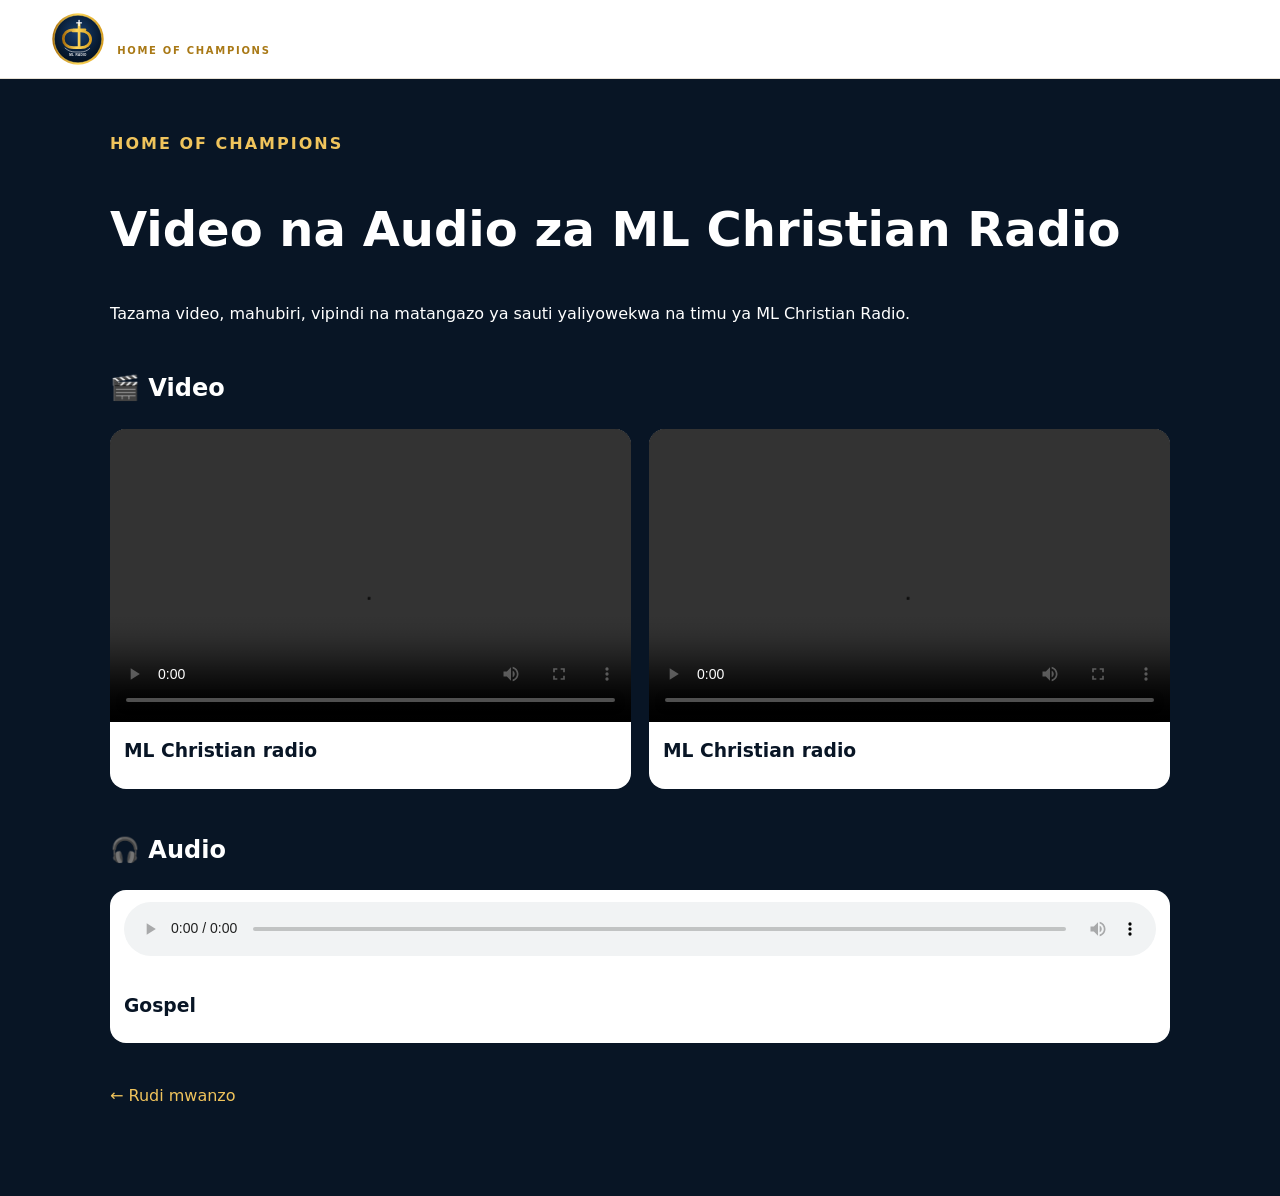
<file: media.html>
<!DOCTYPE html>
<html lang="sw">
<head>
<meta charset="UTF-8"><meta name="viewport" content="width=device-width,initial-scale=1">
<meta name="description" content="Tazama video na sikiliza audio za ML Christian Radio – Home of Champions.">
<title>Video na Audio | ML Christian Radio</title>
<link rel="stylesheet" href="styles.css">
<style>
body{background:#081525;color:#fff}.mediaWrap{max-width:1100px;margin:auto;padding:36px 20px 70px}.mediaWrap h1{font-size:clamp(30px,5vw,48px)}.mediaSection{margin-top:42px}.mediaGrid{display:grid;grid-template-columns:repeat(auto-fit,minmax(260px,1fr));gap:18px}.mediaItem{background:#fff;color:#081525;border-radius:16px;overflow:hidden}.mediaItem video{width:100%;aspect-ratio:16/9;background:#000;display:block}.mediaItem audio{width:calc(100% - 28px);margin:12px 14px}.mediaText{padding:14px}.mediaText h3{margin:0 0 8px}.mediaText p{color:#64748b;margin:0;line-height:1.5}.empty{padding:24px;border:1px dashed #8290a0;border-radius:14px;color:#cbd5e1}.goldText{color:#f0c45c;letter-spacing:2px;font-weight:bold}
</style>
</head>
<body>
<header><div class="wrap nav"><a class="brand" href="index.html"><img src="logo.svg" alt="ML Christian Radio logo"><span><b>ML CHRISTIAN RADIO</b><small>HOME OF CHAMPIONS</small></span></a><nav><a href="index.html">Nyumbani</a></nav></div></header>
<main class="mediaWrap">
<p class="goldText">HOME OF CHAMPIONS</p><h1>Video na Audio za ML Christian Radio</h1><p>Tazama video, mahubiri, vipindi na matangazo ya sauti yaliyowekwa na timu ya ML Christian Radio.</p>
<section class="mediaSection"><h2>🎬 Video</h2><div id="videoList" class="mediaGrid"><div class="empty">Inapakia video...</div></div></section>
<section class="mediaSection"><h2>🎧 Audio</h2><div id="audioList" class="mediaGrid"><div class="empty">Inapakia audio...</div></div></section>
<p style="margin-top:40px"><a href="index.html" style="color:#f0c45c">← Rudi mwanzo</a></p>
</main>
<script>
async function loadMedia(kind){
 const box=document.getElementById(kind+"List"),file=kind==="video"?"videos.json":"audio.json";
 try{
  const r=await fetch(file+"?v="+Date.now(),{cache:"no-store"});if(!r.ok)throw new Error("Bado hakuna maudhui.");
  const items=await r.json();if(!Array.isArray(items)||!items.length){box.innerHTML='<div class="empty">Bado hakuna '+(kind==="video"?"video":"audio")+' zilizowekwa.</div>';return;}
  box.innerHTML="";
  items.forEach(item=>{
   const card=document.createElement("article");card.className="mediaItem";
   const player=document.createElement(kind==="video"?"video":"audio");
   player.controls=true;player.preload="metadata";player.src=item.url;
   if(kind==="video")player.playsInline=true;
   const text=document.createElement("div");text.className="mediaText";
   const title=document.createElement("h3");title.textContent=item.title||"ML Christian Radio";
   text.append(title);
   if(item.description){const desc=document.createElement("p");desc.textContent=item.description;text.append(desc);}
   card.append(player,text);box.append(card);
  });
 }catch(e){box.innerHTML='<div class="empty">Maudhui hayajapatikana kwa sasa. Jaribu tena baadaye.</div>';}
}
loadMedia("video");loadMedia("audio");
</script>
</body></html>
</file>
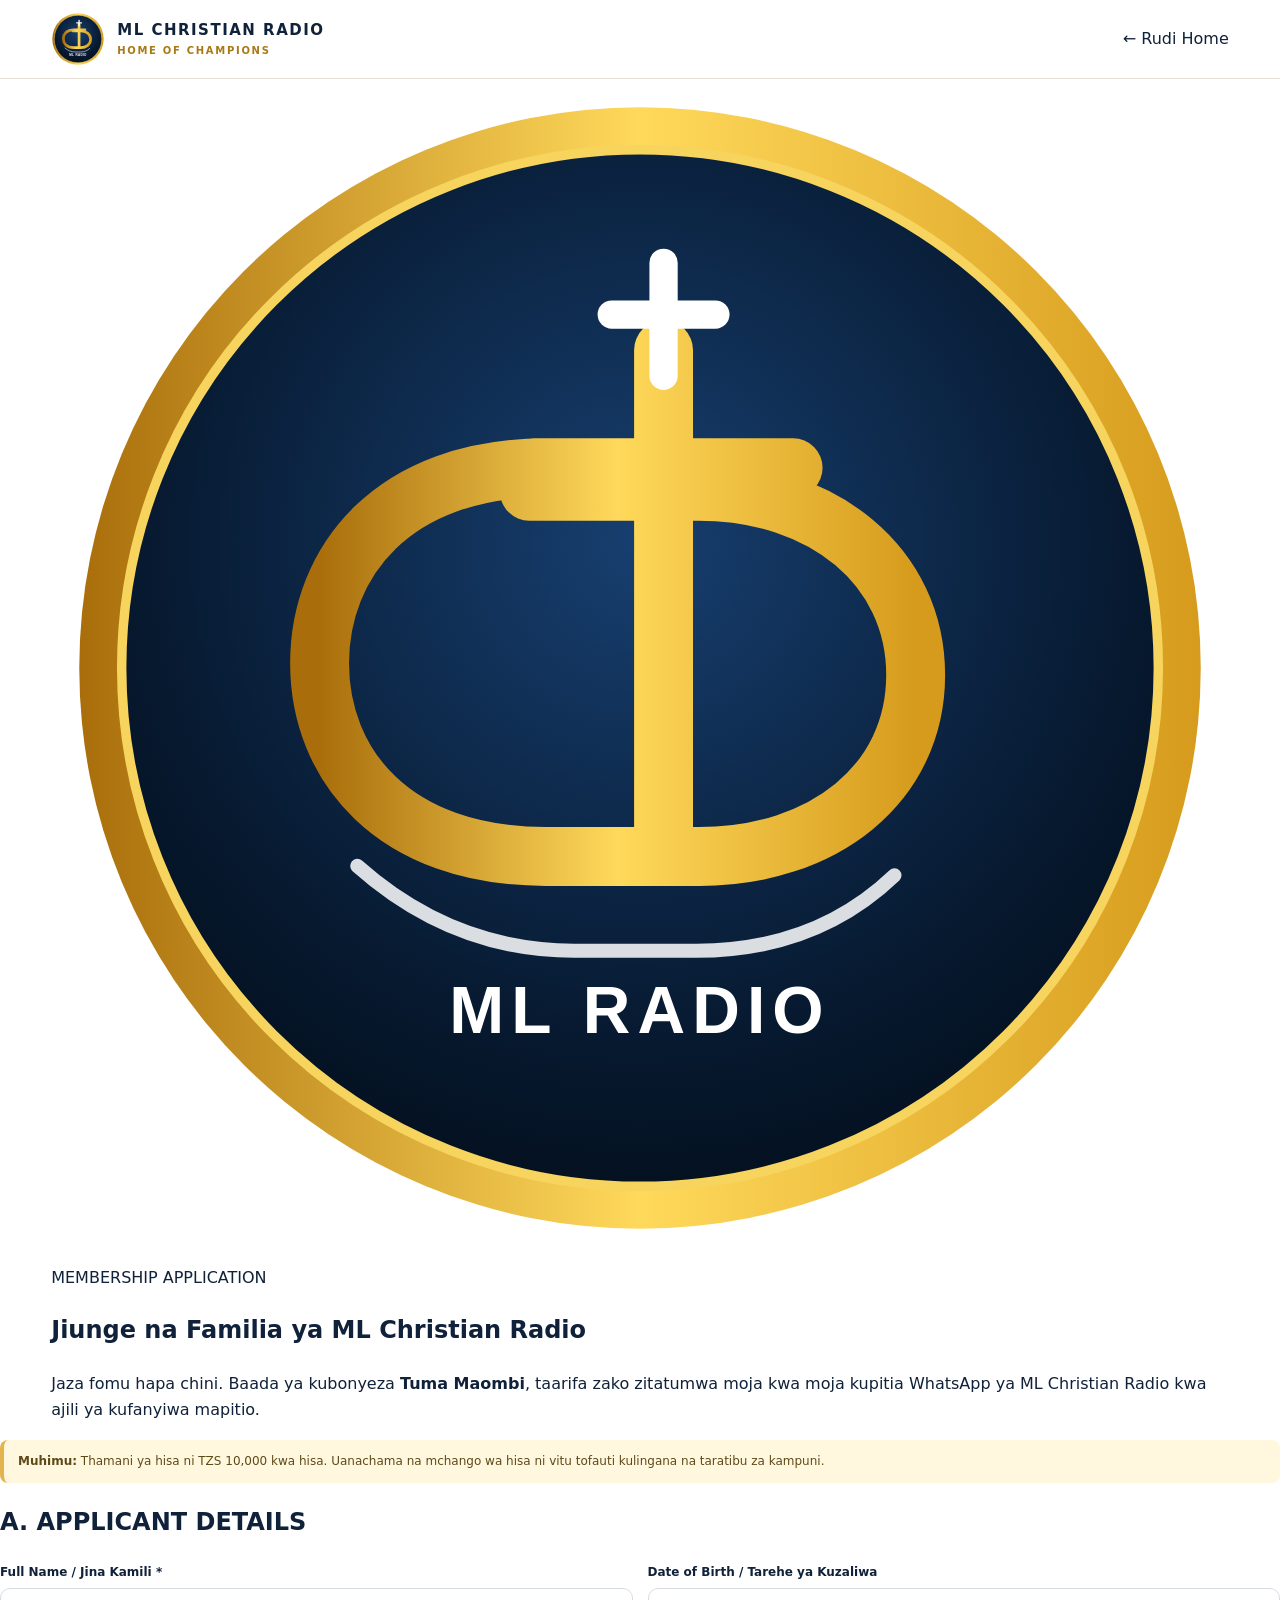
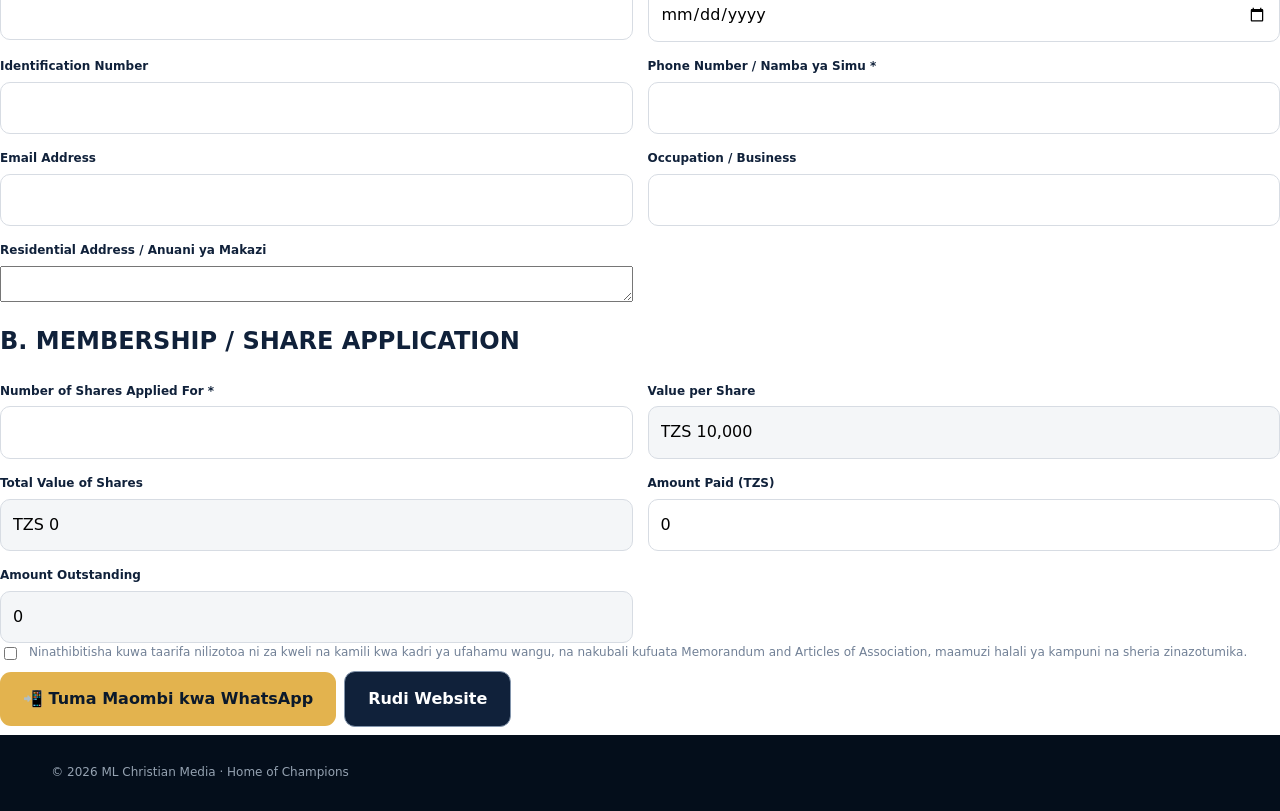
<file: membership.html>
<!DOCTYPE html><html lang="sw"><head><meta charset="UTF-8"><meta name="viewport" content="width=device-width,initial-scale=1"><meta name="description" content="ML Christian Radio Membership Application Form"><title>Jiunge na Familia | ML Christian Radio</title><link rel="icon" href="logo.svg"><link rel="stylesheet" href="styles.css"></head><body class="membership-page">
<header><div class="wrap nav"><a class="brand" href="index.html"><img src="logo.svg" alt="ML Christian Radio logo"><span><b>ML CHRISTIAN RADIO</b><small>HOME OF CHAMPIONS</small></span></a><a class="back" href="index.html">← Rudi Home</a></div></header>
<section class="formHero"><div class="wrap"><img class="formLogo" src="logo.svg" alt="ML Christian Radio"><label>MEMBERSHIP APPLICATION</label><h1>Jiunge na Familia ya ML Christian Radio</h1><p>Jaza fomu hapa chini. Baada ya kubonyeza <b>Tuma Maombi</b>, taarifa zako zitatumwa moja kwa moja kupitia WhatsApp ya ML Christian Radio kwa ajili ya kufanyiwa mapitio.</p></div></section>
<main class="formShell"><div class="notice"><b>Muhimu:</b> Thamani ya hisa ni TZS 10,000 kwa hisa. Uanachama na mchango wa hisa ni vitu tofauti kulingana na taratibu za kampuni.</div>
<form id="membershipForm">
<div class="formSection"><h2>A. APPLICANT DETAILS</h2></div>
<div class="formGrid">
<div class="field"><label>Full Name / Jina Kamili *</label><input name="name" required></div>
<div class="field"><label>Date of Birth / Tarehe ya Kuzaliwa</label><input name="dob" type="date"></div>
<div class="field"><label>Identification Number</label><input name="idno"></div>
<div class="field"><label>Phone Number / Namba ya Simu *</label><input name="phone" required type="tel"></div>
<div class="field"><label>Email Address</label><input name="email" type="email"></div>
<div class="field"><label>Occupation / Business</label><input name="occupation"></div>
<div class="field full"><label>Residential Address / Anuani ya Makazi</label><textarea name="address"></textarea></div>
</div>
<div class="formSection"><h2>B. MEMBERSHIP / SHARE APPLICATION</h2></div>
<div class="formGrid">
<div class="field"><label>Number of Shares Applied For *</label><input id="shares" name="shares" required type="number" min="0" step="1"></div>
<div class="field"><label>Value per Share</label><input class="readonly" value="TZS 10,000" readonly></div>
<div class="field"><label>Total Value of Shares</label><input class="readonly" id="total" name="total" value="0" readonly></div>
<div class="field"><label>Amount Paid (TZS)</label><input id="paid" name="paid" type="number" min="0" step="1000" value="0"></div>
<div class="field"><label>Amount Outstanding</label><input class="readonly" id="outstanding" name="outstanding" value="0" readonly></div>
</div>
<label class="check"><input id="agree" type="checkbox" required><span>Ninathibitisha kuwa taarifa nilizotoa ni za kweli na kamili kwa kadri ya ufahamu wangu, na nakubali kufuata Memorandum and Articles of Association, maamuzi halali ya kampuni na sheria zinazotumika.</span></label>
<div class="formActions"><button class="btn gold" type="submit">📲 Tuma Maombi kwa WhatsApp</button><a class="btn outline" style="background:#10213a" href="index.html">Rudi Website</a></div>
</form></main><footer><div class="wrap">© <span id="year"></span> ML Christian Media · Home of Champions</div></footer><script src="script.js"></script></body></html>
</file>
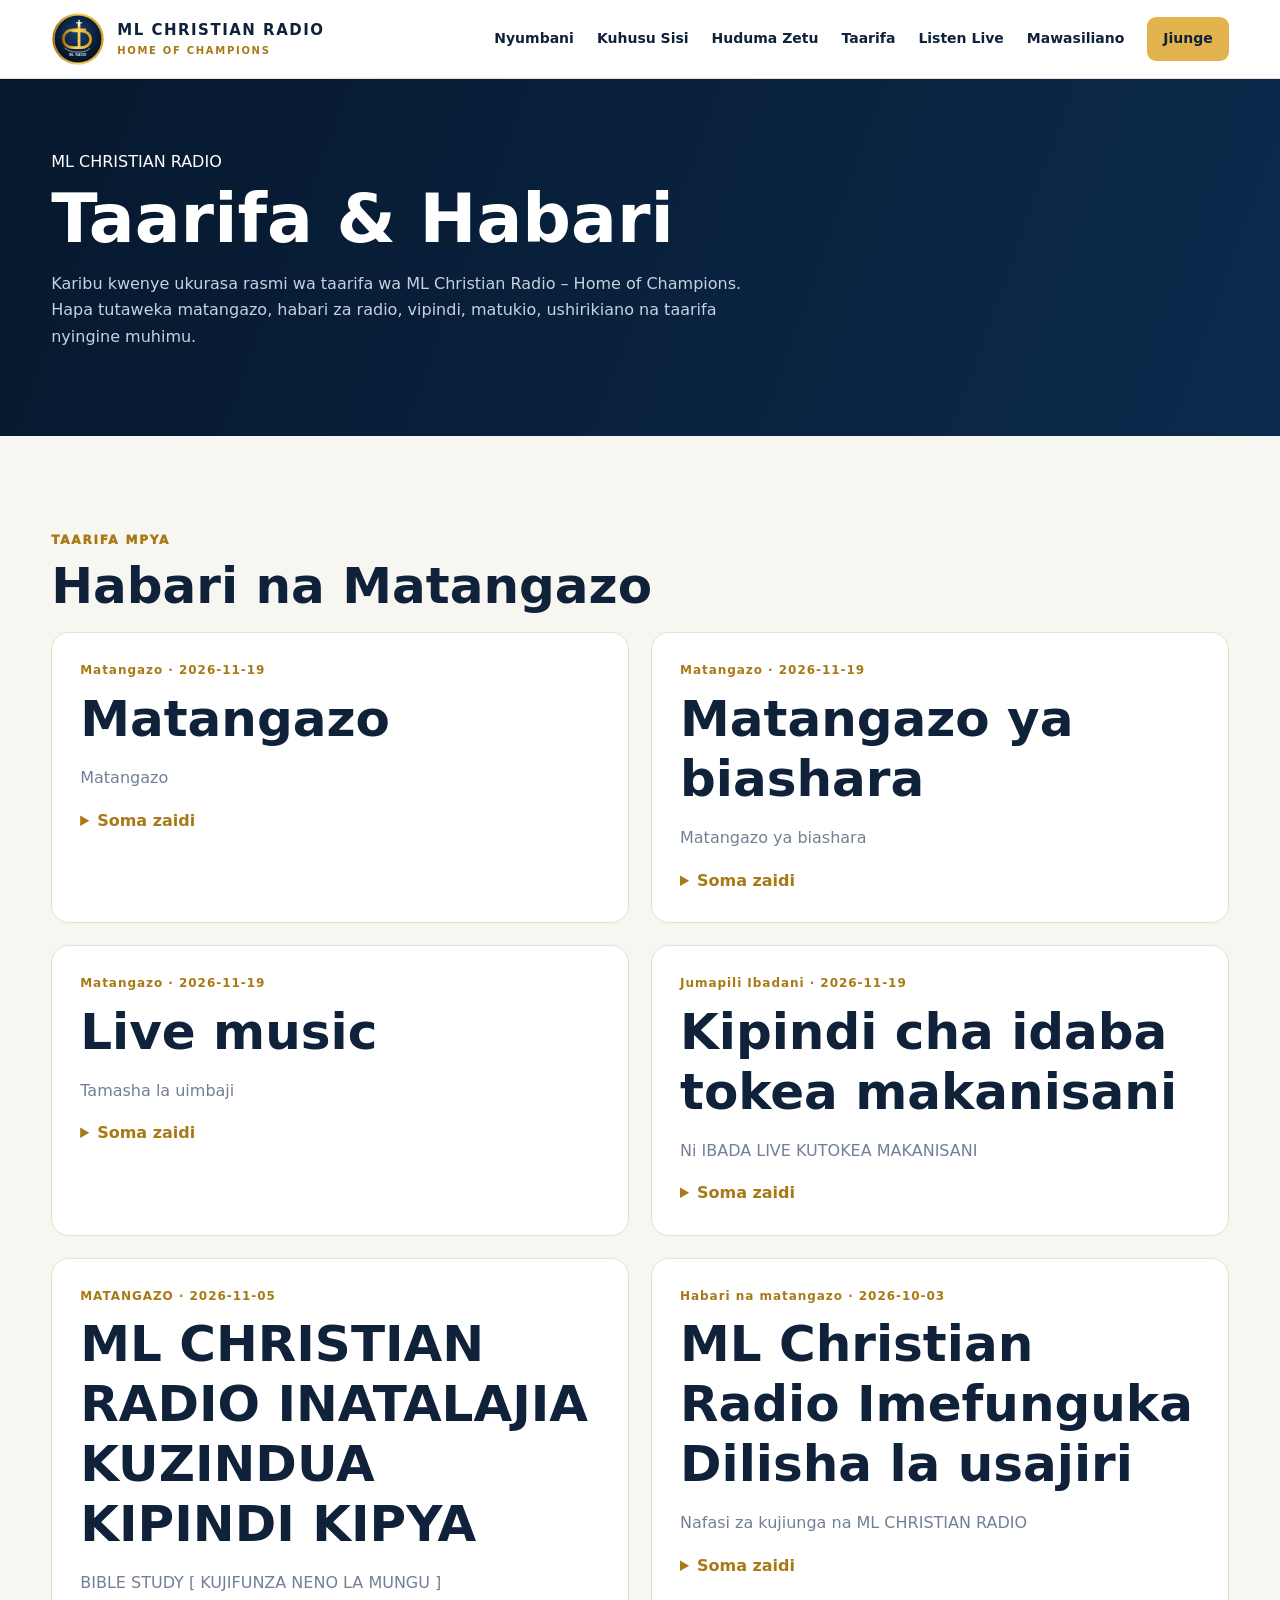
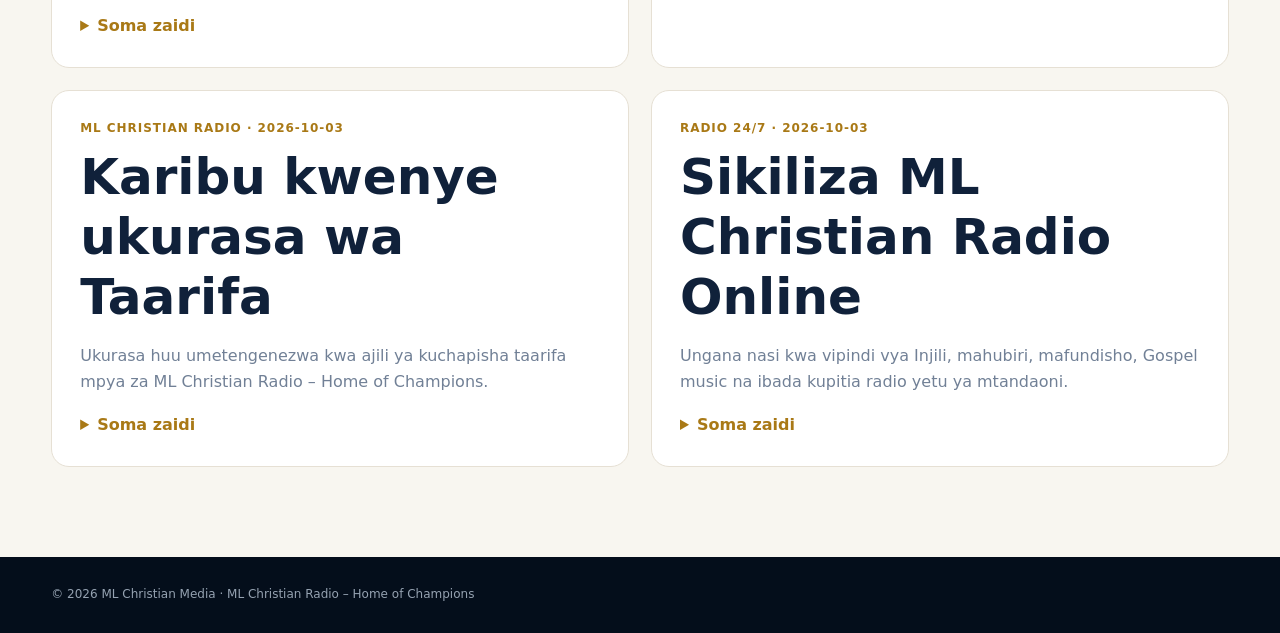
<file: news.html>
<!DOCTYPE html>
<html lang="sw">
<head>
<meta charset="UTF-8">
<meta name="viewport" content="width=device-width,initial-scale=1">
<meta name="description" content="Taarifa, habari na matangazo ya ML Christian Radio – Home of Champions kutoka Dar es Salaam, Tanzania.">
<meta name="robots" content="index, follow, max-image-preview:large">
<link rel="canonical" href="https://mwakapalilamedia-ops.github.io/ML-Christian-Radio--home-of-champions-/news.html">
<meta property="og:type" content="website">
<meta property="og:title" content="Taarifa | ML Christian Radio – Home of Champions">
<meta property="og:description" content="Habari, matangazo na taarifa mpya kutoka ML Christian Radio.">
<meta property="og:url" content="https://mwakapalilamedia-ops.github.io/ML-Christian-Radio--home-of-champions-/news.html">
<title>Taarifa | ML Christian Radio – Home of Champions</title>
<link rel="icon" href="logo.svg" type="image/svg+xml">
<link rel="stylesheet" href="styles.css">
<style>
.newsHero{background:linear-gradient(110deg,#06182d,#0c2a4d);color:#fff;padding:70px 0}
.newsHero h1{font-size:clamp(40px,6vw,68px);line-height:1.05;margin:8px 0}
.newsHero p{color:#c6d2df;max-width:700px}
.newsList{display:grid;grid-template-columns:repeat(2,1fr);gap:22px}
.newsCard{background:#fff;border:1px solid var(--line);border-radius:18px;padding:28px}
.newsDate{color:#a97916;font-size:12px;font-weight:900;letter-spacing:.08em}
.newsCard h2{margin:8px 0 10px;line-height:1.2}
.newsCard p{color:var(--muted)}
@media(max-width:700px){.newsList{grid-template-columns:1fr}}
</style>
</head>
<body>
<header>
  <div class="wrap nav">
    <a class="brand" href="index.html">
      <img src="logo.svg" alt="ML Christian Radio logo">
      <span><b>ML CHRISTIAN RADIO</b><small>HOME OF CHAMPIONS</small></span>
    </a>
    <button class="menu" aria-label="Fungua menyu">☰</button>
    <nav>
      <a href="index.html">Nyumbani</a>
      <a href="index.html#about">Kuhusu Sisi</a>
      <a href="index.html#programs">Huduma Zetu</a>
      <a href="news.html">Taarifa</a>
      <a href="index.html#listen">Listen Live</a>
      <a href="index.html#contact">Mawasiliano</a>
      <a class="navJoin" href="index.html">Jiunge</a>
    </nav>
  </div>
</header>

<section class="newsHero">
  <div class="wrap">
    <label>ML CHRISTIAN RADIO</label>
    <h1>Taarifa & Habari</h1>
    <p>Karibu kwenye ukurasa rasmi wa taarifa wa ML Christian Radio – Home of Champions. Hapa tutaweka matangazo, habari za radio, vipindi, matukio, ushirikiano na taarifa nyingine muhimu.</p>
  </div>
</section>

<main class="section cream">
  <div class="wrap">
    <label>TAARIFA MPYA</label>
    <h2>Habari na Matangazo</h2>
    <div id="newsList" class="newsList">
      <article class="newsCard"><div class="newsDate">INAPAKIA...</div><h2>Inapakia taarifa</h2><p>Tafadhali subiri kidogo...</p></article>
    </div>  </div>
</main>

<footer><div class="wrap">© <span id="year"></span> ML Christian Media · ML Christian Radio – Home of Champions</div></footer>

<script>
async function loadNews(){
  const box=document.getElementById('newsList');
  try{
    const res=await fetch('posts.json?'+Date.now());
    if(!res.ok) throw new Error();
    const posts=await res.json();
    box.innerHTML=posts.map(p=>`<article class="newsCard">
      ${p.image?'<img src="'+p.image+'" alt="'+p.title.replace(/"/g,'&quot;')+'" style="width:100%;height:210px;object-fit:cover;border-radius:14px;margin-bottom:16px">':''}
      <div class="newsDate">${p.category||'TAARIFA'} · ${p.date||''}</div>
      <h2>${p.title}</h2><p>${p.excerpt||''}</p>
      <details><summary style="cursor:pointer;font-weight:800;color:#a97916">Soma zaidi</summary><p style="white-space:pre-line;margin-top:12px">${p.content||''}</p></details>
    </article>`).join('');
  }catch(e){box.innerHTML='<article class="newsCard"><h2>Samahani</h2><p>Taarifa hazijaweza kupakiwa kwa sasa.</p></article>';}
}
loadNews();
</script>
<script>
document.getElementById('year').textContent=new Date().getFullYear();
const menu=document.querySelector('.menu'), nav=document.querySelector('.nav');
if(menu) menu.addEventListener('click',()=>nav.classList.toggle('open'));
</script>
</body>
</html>
</file>
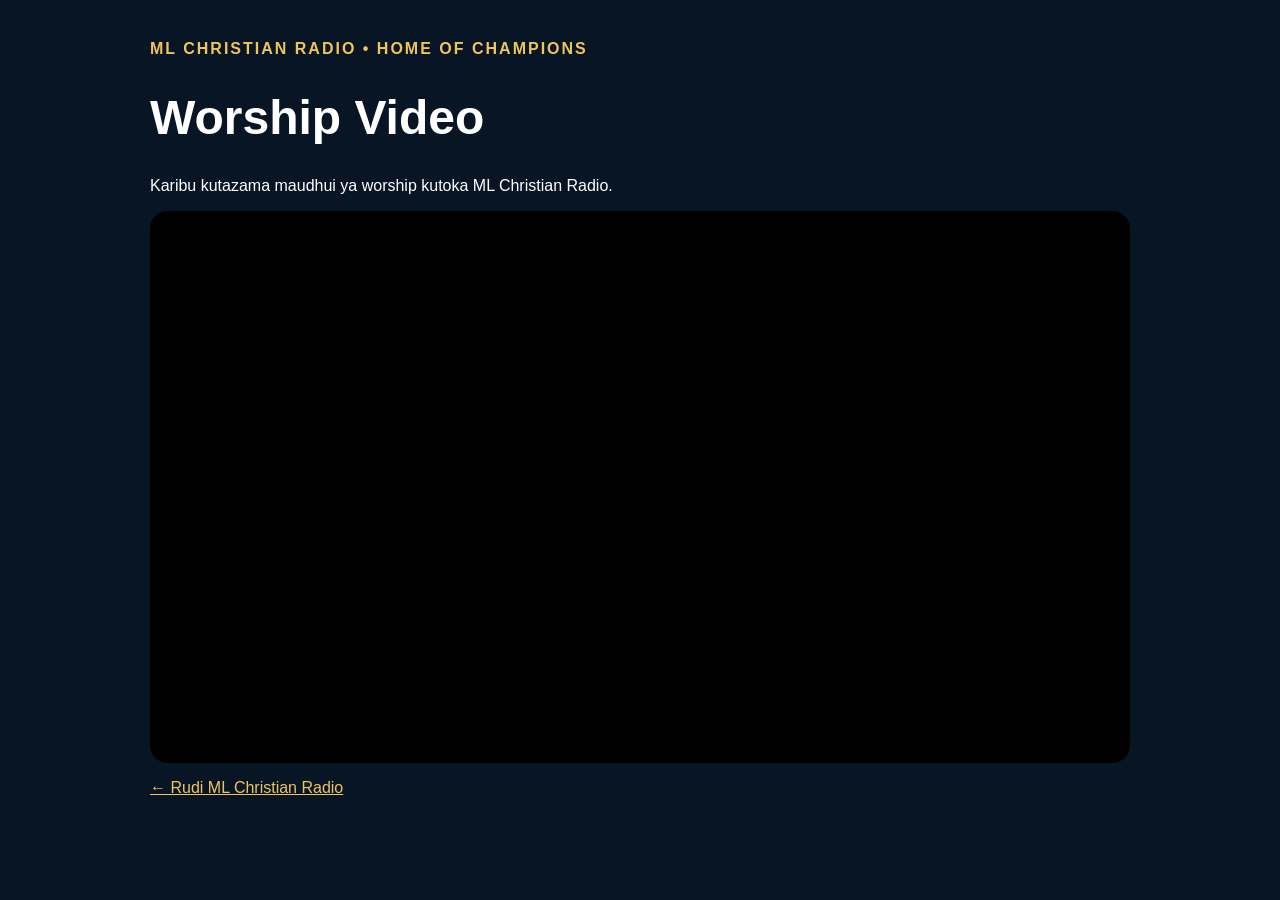
<file: video.html>
<!DOCTYPE html>
<html lang="sw">
<head>
<meta charset="UTF-8">
<meta name="viewport" content="width=device-width,initial-scale=1">
<meta name="robots" content="index, follow">
<link rel="canonical" href="https://mwakapalilamedia-ops.github.io/ML-Christian-Radio--home-of-champions-/video.html">
<title>Worship Video – ML Christian Radio | Home of Champions</title>
<meta name="description" content="Worship video kutoka ML Christian Radio – Home of Champions, online Christian and Gospel Radio kutoka Dar es Salaam, Tanzania.">
<meta property="og:type" content="video.other">
<meta property="og:title" content="Worship Video – ML Christian Radio | Home of Champions">
<meta property="og:description" content="Worship video kutoka ML Christian Radio – Home of Champions.">
<meta property="og:image" content="https://i.ytimg.com/vi/q8qJxxZcjgs/maxresdefault.jpg">
<script type="application/ld+json">
{
  "@context":"https://schema.org",
  "@type":"VideoObject",
  "name":"Worship Video – ML Christian Radio",
  "description":"Worship video kutoka ML Christian Radio – Home of Champions, online Christian and Gospel Radio kutoka Dar es Salaam, Tanzania.",
  "thumbnailUrl":["https://i.ytimg.com/vi/q8qJxxZcjgs/maxresdefault.jpg"],
  "uploadDate":"2026-10-05",
  "embedUrl":"https://www.youtube-nocookie.com/embed/q8qJxxZcjgs",
  "contentUrl":"https://www.youtube.com/watch?v=q8qJxxZcjgs",
  "publisher":{"@type":"Organization","name":"ML Christian Radio – Home of Champions","url":"https://mwakapalilamedia-ops.github.io/ML-Christian-Radio--home-of-champions-/"}
}
</script>
<style>
body{margin:0;font-family:Arial,sans-serif;background:#081525;color:#fff}.wrap{max-width:980px;margin:auto;padding:24px}a{color:#f0c45c}.video{position:relative;aspect-ratio:16/9;overflow:hidden;border-radius:18px;background:#000}.video iframe{width:100%;height:100%;border:0}h1{font-size:clamp(28px,5vw,48px)}.tag{color:#f0c45c;font-weight:bold;letter-spacing:2px}
</style>
</head>
<body>
<main class="wrap">
<p class="tag">ML CHRISTIAN RADIO • HOME OF CHAMPIONS</p>
<h1>Worship Video</h1>
<p>Karibu kutazama maudhui ya worship kutoka ML Christian Radio.</p>
<div class="video">
<iframe src="https://www.youtube-nocookie.com/embed/q8qJxxZcjgs?rel=0&playsinline=1" title="Worship Video – ML Christian Radio" allow="autoplay; encrypted-media; picture-in-picture" allowfullscreen></iframe>
</div>
<p><a href="index.html">← Rudi ML Christian Radio</a></p>
</main>
</body>
</html>
</file>
<file: styles.css>
:root{--dark:#06182d;--navy:#0b213c;--gold:#e3b34e;--gold2:#ffd66b;--cream:#f8f6f0;--ink:#10213a;--muted:#718096;--line:#e6e0d4}*{box-sizing:border-box}html{scroll-behavior:smooth}body{margin:0;font-family:system-ui,-apple-system,BlinkMacSystemFont,"Segoe UI",sans-serif;color:var(--ink);line-height:1.65}a{text-decoration:none;color:inherit}button{font:inherit}.wrap{width:min(1180px,92%);margin:auto}header{position:sticky;top:0;z-index:30;background:#fff;border-bottom:1px solid var(--line)}.nav{height:78px;display:flex;align-items:center;justify-content:space-between}.brand{display:flex;align-items:center;gap:12px}.brand img{width:54px;height:54px}.brand b,.brand small{display:block}.brand b{font-size:15px;letter-spacing:.1em}.brand small{font-size:10px;letter-spacing:.17em;color:#a97916;font-weight:900}nav{display:flex;align-items:center;gap:23px;font-weight:750;font-size:14px}nav a:hover{color:#ad7b19}.navJoin{border:0;background:var(--gold);padding:10px 16px;border-radius:9px;font-weight:900;cursor:pointer}.menu{display:none;background:none;border:0;font-size:28px}.hero{position:relative;min-height:650px;color:#fff;overflow:hidden;background:#06182d}.heroShade{position:absolute;inset:0;background:linear-gradient(90deg,rgba(4,17,32,.96) 0%,rgba(6,24,45,.83) 48%,rgba(6,24,45,.48) 100%),linear-gradient(0deg,rgba(2,12,23,.68),transparent 45%)}.heroContent{position:relative;z-index:2;display:grid;grid-template-columns:1.12fr .88fr;gap:70px;align-items:center;padding:92px 0 105px}.heroCopy label{color:var(--gold2);font-size:13px;font-weight:950;letter-spacing:.15em}.hero h1{font-size:clamp(52px,7vw,90px);line-height:.98;margin:20px 0}.hero h1 i{font-style:normal;color:var(--gold2)}.lead{font-size:20px;color:#d3dce8;max-width:650px}.heroActions{display:flex;flex-wrap:wrap;gap:5px}.btn{display:inline-block;padding:14px 23px;border-radius:11px;font-weight:900;margin:8px 8px 8px 0;cursor:pointer;border:0}.gold{background:var(--gold);color:#0b192b}.outline{border:1px solid #8395ac;background:rgba(5,20,37,.45);color:#fff}.socials{display:flex;gap:10px;margin-top:12px}.socials a{width:38px;height:38px;border-radius:50%;display:grid;place-items:center;background:#fff;color:#10213a;font-weight:900}.player{position:relative;overflow:hidden;background:#0f2035;border:1px solid #70839a55;border-radius:24px;padding:27px;text-align:center;box-shadow:0 20px 60px #0006}.playerVideo{position:absolute;inset:0;overflow:hidden;z-index:0}.playerVideo iframe{position:absolute;left:50%;top:50%;width:177.78vh;height:100vh;min-width:100%;min-height:56.25vw;transform:translate(-50%,-50%);pointer-events:none;border:0}.playerShade{position:absolute;inset:0;z-index:1;background:linear-gradient(180deg,rgba(4,17,32,.9),rgba(6,24,45,.82) 50%,rgba(2,12,23,.93))}.playerContent{position:relative;z-index:2}.playerTop{display:flex;justify-content:space-between;font-size:12px}.playerTop span{color:#ff7777}.playerLogoWrap{width:230px;height:230px;margin:14px auto 0;display:grid;place-items:center;overflow:hidden;border-radius:50%;background:transparent}.playerLogo{width:100%;height:100%;object-fit:cover;display:block;animation:none;transform:none;border:0;outline:0;background:transparent;border-radius:50%;filter:drop-shadow(0 15px 30px #0008)}.player h2{font-size:38px;margin:0 0 8px}.player p{color:#b6c2d0}.player audio{width:100%}.heroMeta{position:absolute;z-index:3;bottom:0;left:0;right:0;background:#061a33e8;border-top:1px solid #7b91aa55}.heroMeta .wrap{min-height:58px;display:flex;align-items:center;gap:30px;color:#b9c5d2}.heroMeta b{margin-left:auto;color:#ff7272}.frontNews{background:#f4f7fb}.frontNewsHead{display:flex;align-items:flex-end;justify-content:space-between;gap:30px;margin-bottom:28px}.frontNewsHead h2{margin-bottom:10px}.frontNewsHead p{max-width:760px}.frontNewsGrid{display:grid;grid-template-columns:repeat(3,1fr);gap:18px}.frontNewsCard{background:#fff;border:1px solid var(--line);border-radius:18px;overflow:hidden;box-shadow:0 8px 25px #10213a0d;display:flex;flex-direction:column}.frontNewsImage{height:180px;background:#e9eef5;overflow:hidden}.frontNewsImage img{width:100%;height:100%;object-fit:cover;display:block}.frontNewsBody{padding:24px}.frontNewsCat{display:inline-block;font-size:10px;font-weight:950;letter-spacing:.1em;color:#a97916;margin-bottom:7px}.frontNewsBody h3{font-size:21px;line-height:1.2;margin:5px 0}.frontNewsBody time{display:block;font-size:11px;color:var(--muted);margin-bottom:9px}.frontNewsBody p{font-size:13px;color:var(--muted);margin:0 0 15px}.frontNewsBody a{font-weight:900;color:#8d6415}.newsLoading{grid-column:1/-1;background:#fff;border:1px solid var(--line);border-radius:18px;padding:30px;text-align:center;color:var(--muted)}.quick{background:#fff;border-bottom:1px solid var(--line)}.qgrid{display:grid;grid-template-columns:repeat(4,1fr)}.qgrid a,.quickJoin{padding:23px 18px;border-right:1px solid var(--line);border-left:0;border-top:0;border-bottom:0;background:#fff;text-align:left;cursor:pointer;color:var(--ink)}.qgrid b,.qgrid small{display:block}.qgrid small{color:var(--muted)}.quickJoin:hover,.qgrid a:hover{background:#fffaf0}.section{padding:90px 0}.cream{background:var(--cream)}.two{display:grid;grid-template-columns:1fr 1fr;gap:70px;align-items:center}.section label,.joinBand label{color:#a97916;font-size:12px;font-weight:950;letter-spacing:.15em}.section h2,.joinBand h2{font-size:clamp(34px,4vw,50px);line-height:1.1;margin:7px 0 18px}.section p{color:var(--muted)}.card{background:#fff;border:1px solid var(--line);border-radius:20px;padding:40px}.dark{background:var(--dark);color:#fff;border:0}.dark p{color:#aeb9c7}.dark label{color:var(--gold2)}.dark h3{font-size:30px}.stats{display:flex;gap:25px}.stats b{border-top:1px solid #304158;padding-top:12px}.stats small{display:block;color:#93a1b1;font-size:10px}.cards{display:grid;grid-template-columns:repeat(3,1fr);gap:17px}.cards article{background:#fff;border:1px solid var(--line);border-radius:17px;padding:27px;transition:.25s}.cards article:hover{transform:translateY(-4px);box-shadow:0 12px 30px #10213a10}.cards h3{margin:10px 0 4px}.cards p{font-size:13px;margin:0}.joinBand{padding:65px 0;background:linear-gradient(110deg,#06182d,#0c2a4d);color:#fff}.joinBandInner{display:flex;align-items:center;justify-content:space-between;gap:40px}.joinBand h2{margin:4px 0;color:#fff}.joinBand p{color:#b7c4d4;max-width:650px}.bigJoin{white-space:nowrap}.modal{position:fixed;inset:0;z-index:100;display:none;align-items:center;justify-content:center;padding:18px}.modal.show{display:flex}.modalBackdrop{position:absolute;inset:0;background:#020b16cc;backdrop-filter:blur(5px)}.modalBox{position:relative;z-index:1;width:min(850px,100%);max-height:92vh;overflow:auto;background:#fff;border-radius:22px;padding:28px;box-shadow:0 30px 90px #0008}.modalClose{position:absolute;right:16px;top:10px;border:0;background:#eef1f5;width:38px;height:38px;border-radius:50%;font-size:28px;cursor:pointer}.modalHead{display:flex;gap:18px;align-items:center;padding-right:40px;margin-bottom:18px}.modalHead img{width:76px;height:76px}.modalHead h2{margin:3px 0;font-size:28px;line-height:1.1}.modalHead p{margin:5px 0;color:var(--muted);font-size:13px}.formGrid{display:grid;grid-template-columns:1fr 1fr;gap:15px}.field{display:flex;flex-direction:column;gap:5px}.field label{color:var(--ink);font-size:12px;font-weight:800}.field input{padding:12px;border:1px solid #d7dce3;border-radius:10px;font:inherit;outline:none}.field input:focus{border-color:var(--gold)}.readonly{background:#f4f6f8!important;font-weight:800}.notice{background:#fff8df;border-left:4px solid var(--gold);padding:12px 14px;border-radius:8px;color:#5e4a19;font-size:12px;margin:16px 0}.check{display:flex;gap:9px;align-items:flex-start;color:var(--muted);font-size:12px}.check input{margin-top:4px}.submitJoin{width:100%;margin:16px 0 0}.modalOpen{overflow:hidden}footer{background:#040e1b;color:#95a2b1;padding:28px 0;font-size:12px}@media(max-width:900px){.frontNewsGrid{grid-template-columns:1fr 1fr}.frontNewsHead{align-items:flex-start;flex-direction:column}nav{display:none;position:absolute;top:78px;left:0;right:0;background:#fff;padding:20px 4%;flex-direction:column;align-items:stretch;gap:13px}.nav.open nav{display:flex}.menu{display:block}.heroContent,.two{grid-template-columns:1fr;gap:35px}.heroContent{padding:65px 0 90px}.player{max-width:650px}.cards{grid-template-columns:1fr 1fr}.qgrid{grid-template-columns:1fr 1fr}.joinBandInner{flex-direction:column;align-items:flex-start}.bigJoin{white-space:normal}.hero{min-height:auto}.heroMeta{position:relative}}@media(max-width:560px){.frontNewsGrid{grid-template-columns:1fr}.frontNewsHead .btn{width:100%;text-align:center}.nav{height:72px}.brand img{width:48px;height:48px}.brand b{font-size:12px}.brand small{font-size:8px}.hero h1{font-size:56px}.lead{font-size:17px}.heroContent{padding:55px 0 45px}.playerLogoWrap{width:180px;height:180px}.playerLogo{width:100%;height:100%}.player h2{font-size:32px}.cards,.qgrid,.formGrid{grid-template-columns:1fr}.section{padding:65px 0}.qgrid a,.quickJoin{border-right:0;border-bottom:1px solid var(--line)}.heroMeta .wrap{flex-wrap:wrap;padding:12px 0;gap:7px;font-size:12px}.heroMeta b{margin-left:0}.modalBox{padding:22px 18px}.modalHead img{width:60px;height:60px}.modalHead h2{font-size:22px}}
/* Rotating advertisement gallery */
.adGallerySection{background:var(--cream)}.adGalleryHeading{display:flex;justify-content:space-between;align-items:flex-end;gap:24px;margin-bottom:24px}.adGalleryHeading h2{font-size:clamp(32px,4vw,48px);line-height:1.12;margin:7px 0 10px}.adGalleryHeading p{color:var(--muted);margin:0}.adGalleryControls{display:flex;gap:10px}.adGalleryControls button{width:46px;height:46px;border:1px solid var(--line);border-radius:50%;background:#fff;font-size:30px;cursor:pointer}.adGalleryControls button:hover{background:var(--gold)}.adCarousel{position:relative;height:clamp(260px,48vw,520px);overflow:hidden;border-radius:20px;background:linear-gradient(135deg,#06182d,#173b60);box-shadow:0 18px 45px #10213a18}.adSlide{position:absolute;inset:0;display:block;opacity:0;visibility:hidden;transition:opacity .65s;pointer-events:none}.adSlide.active{opacity:1;visibility:visible;pointer-events:auto}.adSlide img{width:100%;height:100%;object-fit:contain;display:block;background:#06182d}.adSlideCaption{position:absolute;left:0;right:0;bottom:0;padding:35px 28px 20px;color:white;background:linear-gradient(0deg,rgba(3,12,24,.94),transparent)}.adSlideCaption b,.adSlideCaption small{display:block}.adSlideCaption b{font-size:clamp(18px,3vw,27px)}.adSlideCaption small{color:#d2dbe5;font-size:13px}.adSlide.adMissing img{opacity:0}.adSlide.adMissing:after{content:"PAKIA PICHA YA TANGAZO KWENYE GITHUB";position:absolute;inset:0;display:grid;place-items:center;text-align:center;color:#ffd66b;font-weight:900;letter-spacing:.1em;padding:25px}.adDots{display:flex;justify-content:center;gap:9px;margin:18px}.adDot{width:10px;height:10px;padding:0;border:0;border-radius:50%;background:#c5cbd3;cursor:pointer}.adDot.active{width:28px;border-radius:9px;background:var(--gold)}.adGalleryHint{text-align:center;color:var(--muted);font-size:12px}.adGalleryHint code{background:#ebe6da;padding:2px 5px;border-radius:4px}@media(max-width:560px){.adGalleryHeading{align-items:flex-start}.adGalleryControls button{width:38px;height:38px}.adCarousel{height:320px}.adSlideCaption{padding:28px 16px 16px}}

/* Keep the rotating ad gallery prominent at the top of the homepage */
.adGallerySection{padding:30px 0 38px}.adCarousel{height:clamp(230px,38vw,430px)}@media(max-width:560px){.adGallerySection{padding:22px 0 30px}.adCarousel{height:290px}}

/* Responsive Facebook Page Plugin */
.facebookFeed{width:100%;max-width:500px;min-width:0;margin-inline:auto;overflow:hidden;padding:0!important}
.facebookFeed .fb-page,.facebookFeed .fb-page span,.facebookFeed iframe{max-width:100%}
.facebookNote{font-size:.9rem;opacity:.8}
</file>
